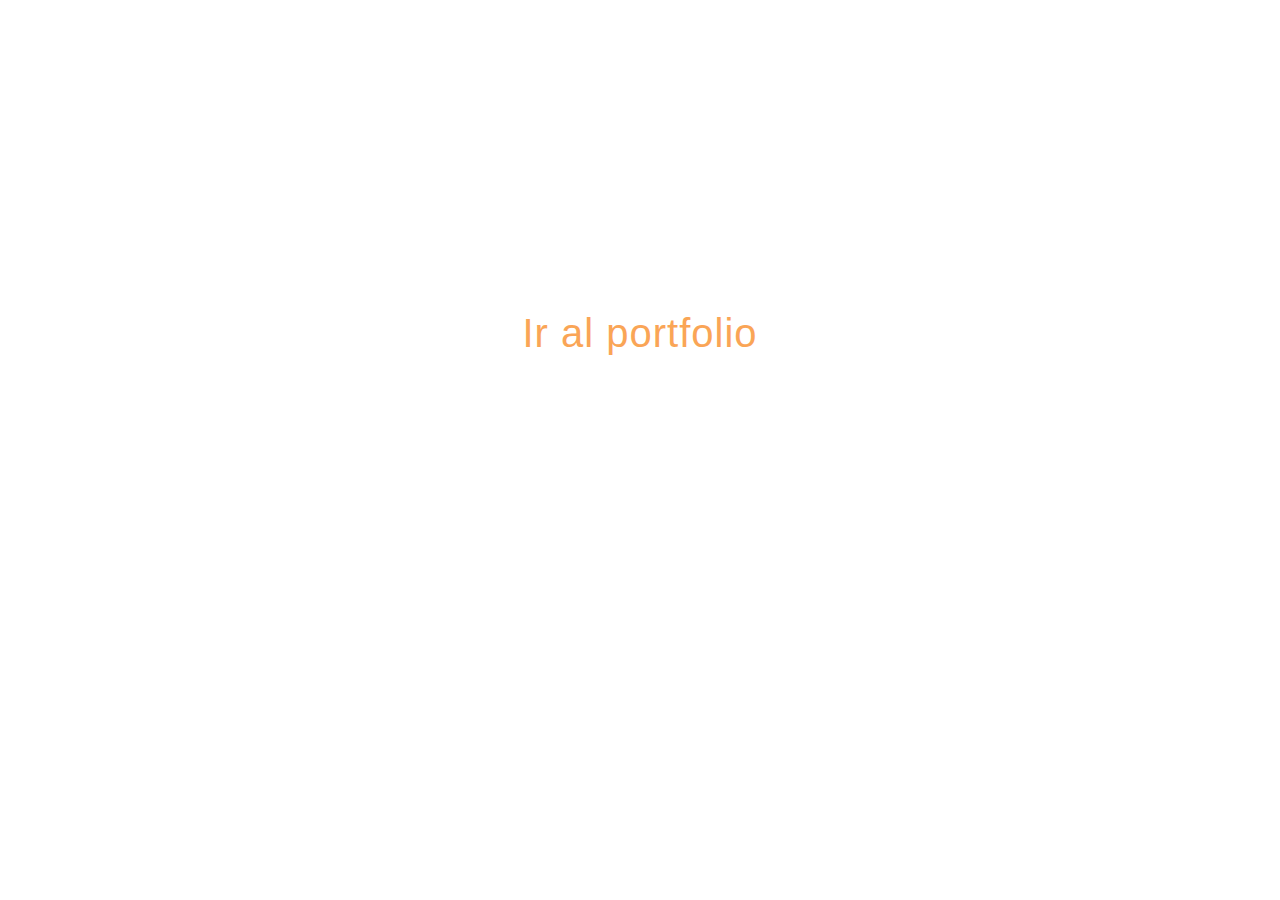
<file: index.html>
<!DOCTYPE html>
<html>

<head>
    <meta charset="utf-8">
    <title>Mis trabajos</title>
    <link rel="stylesheet" href="estilos.css">
</head>

<body>

    <div class="enlaces">

        <ul style="list-style-type: none;">
            <li><a class="enlace" href="portfolio/p1.html">Ir al portfolio</a></li>
        </ul>

    </div>


</body>

</html>
</file>
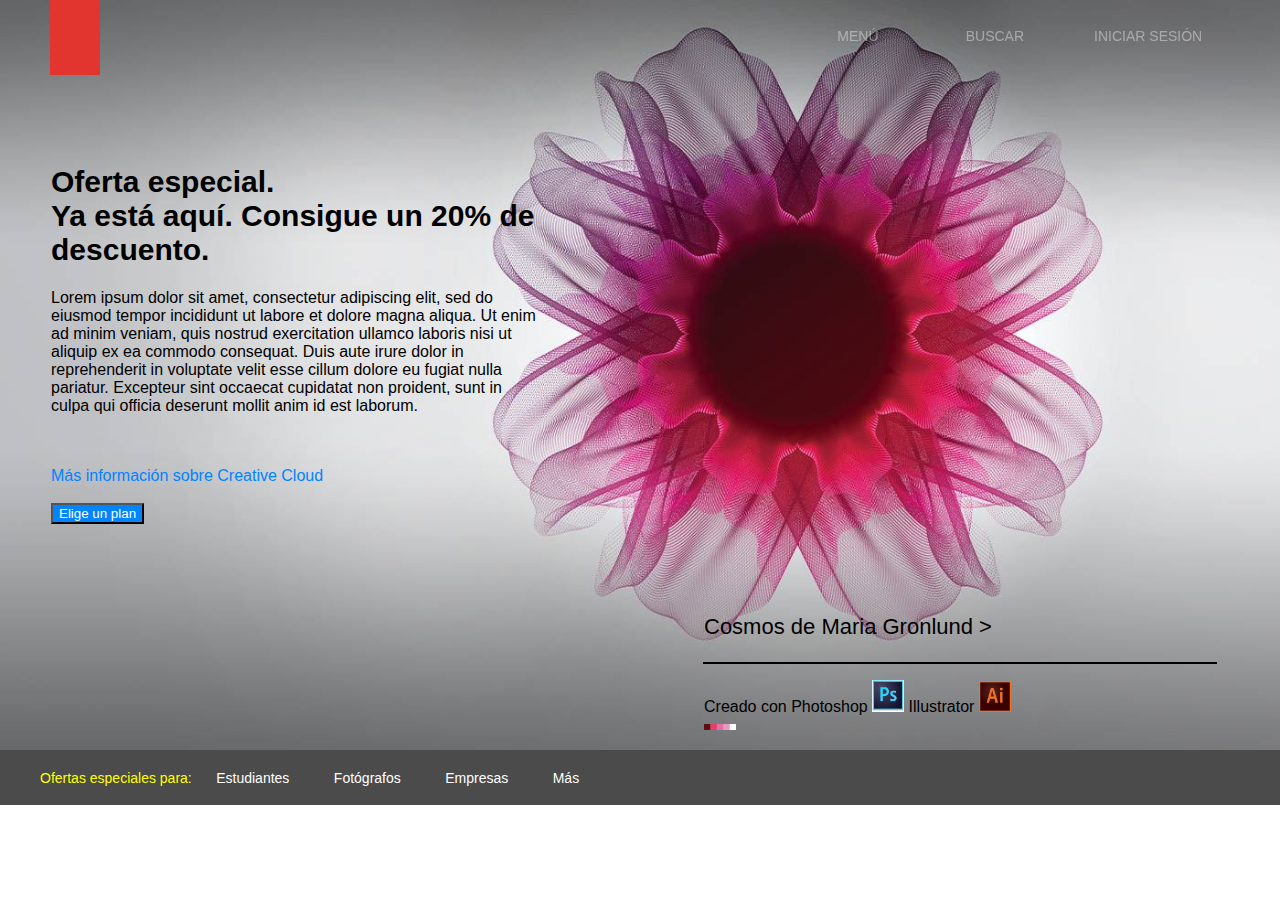
<file: adobeweb/index.html>
<!DOCTYPE html>
<html>

<head>
    <meta charset="utf-8">
    <title>Adobe</title>
    <link rel="stylesheet" href="main.css">

</head>

<body>
    <main>
        <header>
            <div id="logo">
                <img src="imgs/rojo.png" alt="Logo Adobe" title="Logo Adobe">
            </div>

            <div id="logos">
                <nav>
                    <ul>
                        <li class="principal">MENÚ</li>
                        <li class="principal">BUSCAR</li>
                        <li class="principal">INICIAR SESIÓN</li>
                    </ul>
                </nav>
            </div>

        </header>
        <article id="texto">
            <h1>Oferta especial.<br>
                Ya está aquí. Consigue un 20% de descuento.
            </h1>
            <p>
                Lorem ipsum dolor sit amet, consectetur adipiscing elit, sed do eiusmod tempor incididunt ut labore et
                dolore magna aliqua. Ut enim ad minim veniam, quis nostrud exercitation ullamco laboris nisi ut aliquip
                ex ea commodo consequat. Duis aute irure dolor in reprehenderit in voluptate velit esse cillum dolore eu
                fugiat nulla pariatur. Excepteur sint occaecat cupidatat non proident, sunt in culpa qui officia
                deserunt mollit anim id est laborum.
            </p>
            <br>
            <p>
                <a class="masinfo" href="#">Más información sobre Creative Cloud</a>
            </p>
            <p>
                <button>Elige un plan</button>
            </p>
        </article>
        <article id="leyendaImagen">
            <p class="cosmos">Cosmos de Maria Gronlund ></p>
            <hr>
            <p class="creado">
                Creado con Photoshop <img src="imgs/psd.jpg" alt="Logo Photoshop" title="Logo Photoshop"> Illustrator <img
                    src="imgs/ai.jpg" alt="Logo AI" title="Logo AI"> <br> <img src="imgs/colores.png" alt="colores">
            </p>
        </article>
    </main>

    <footer>
        <nav>
            <ul>
                <li class="secundario">Ofertas especiales para:</li>
                <li class="terciario">Estudiantes</li>
                <li class="terciario">Fotógrafos</li>
                <li class="terciario">Empresas</li>
                <li class="terciario">Más</li>
            </ul>
        </nav>
    </footer>

</body>

</html>
</file>
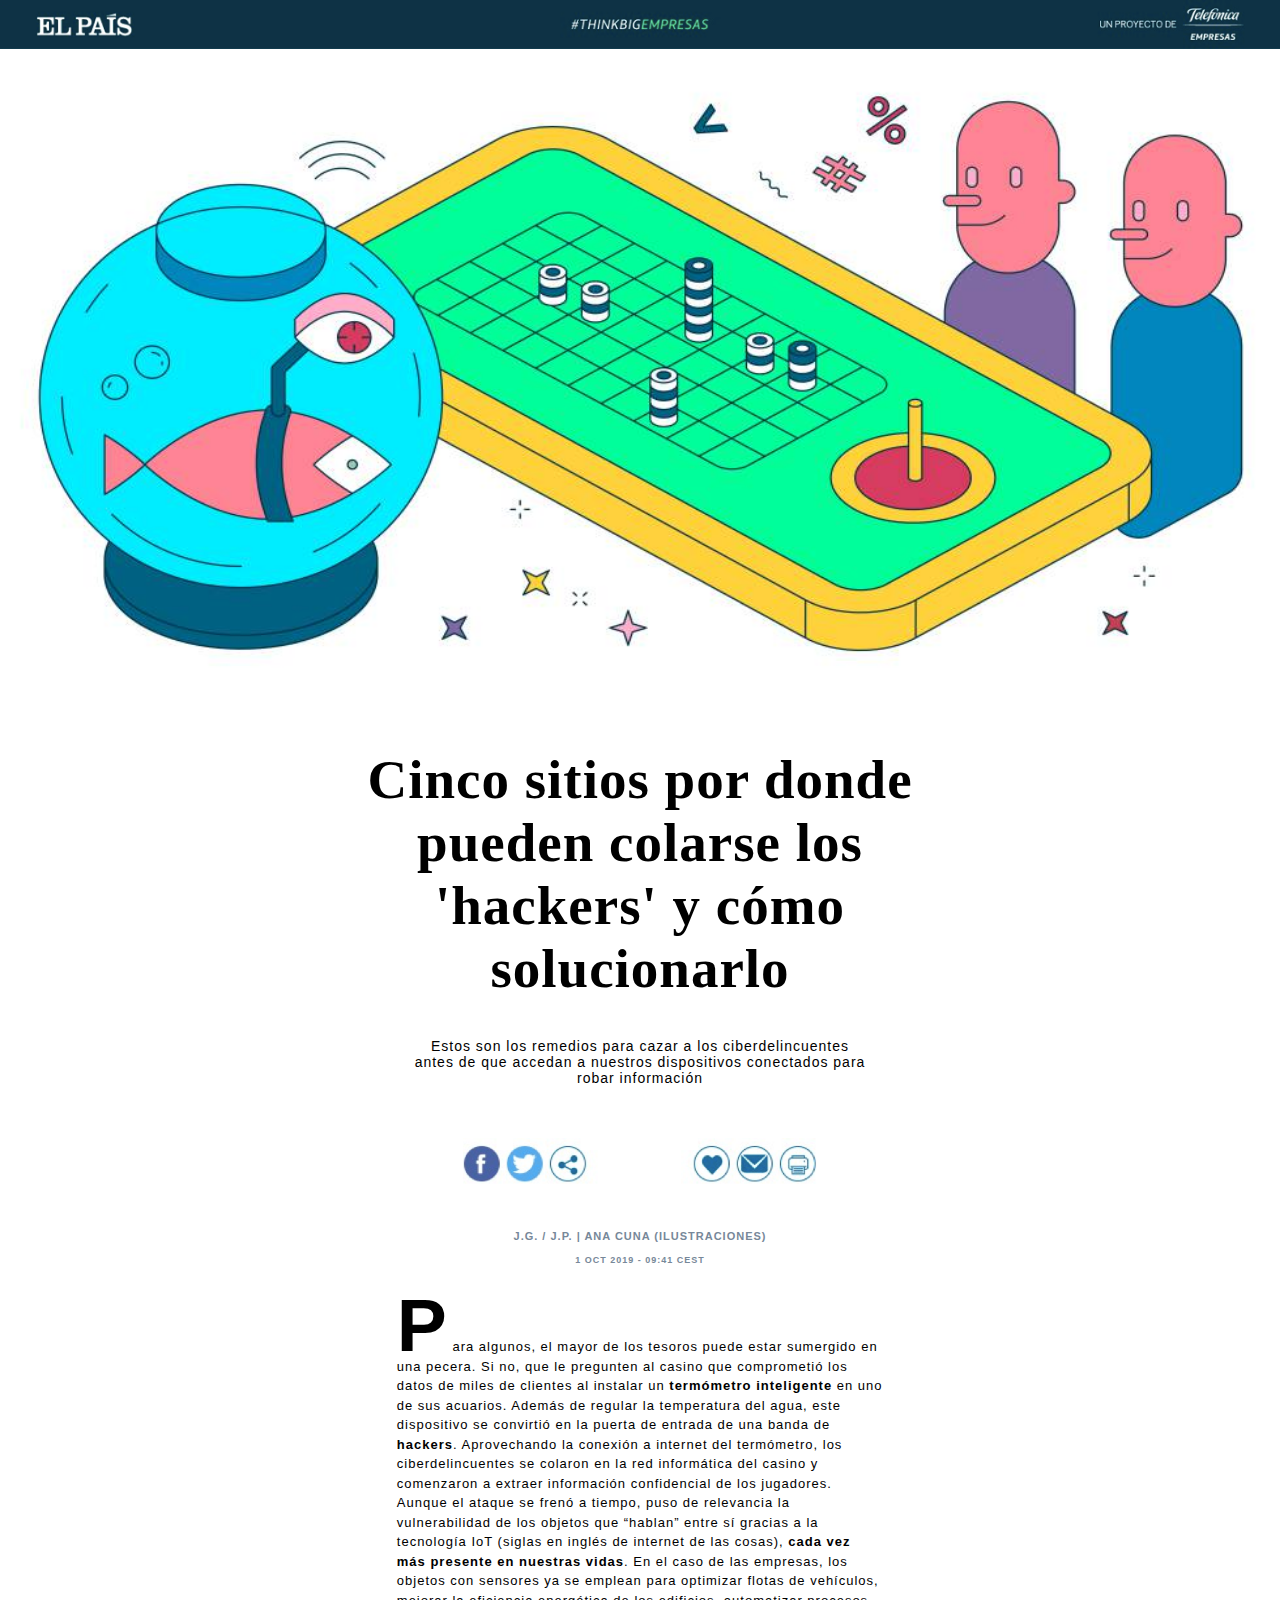
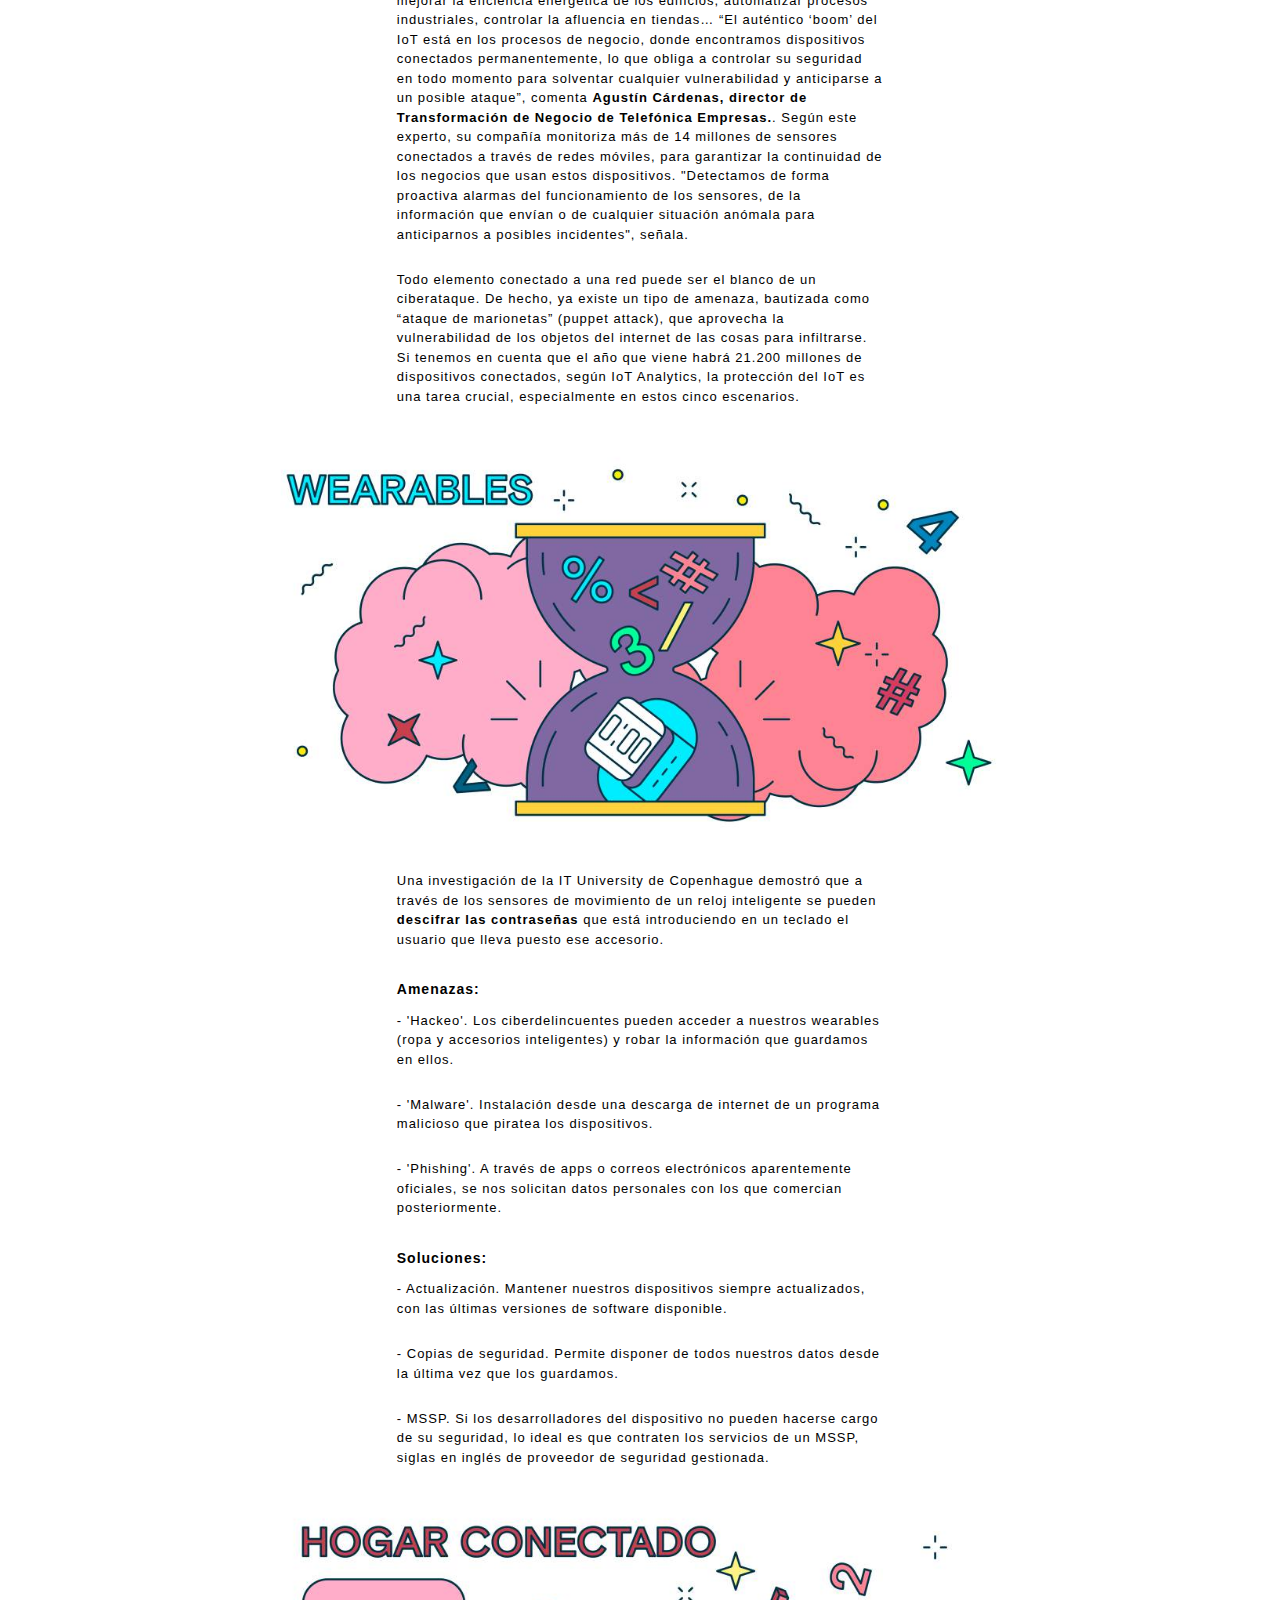
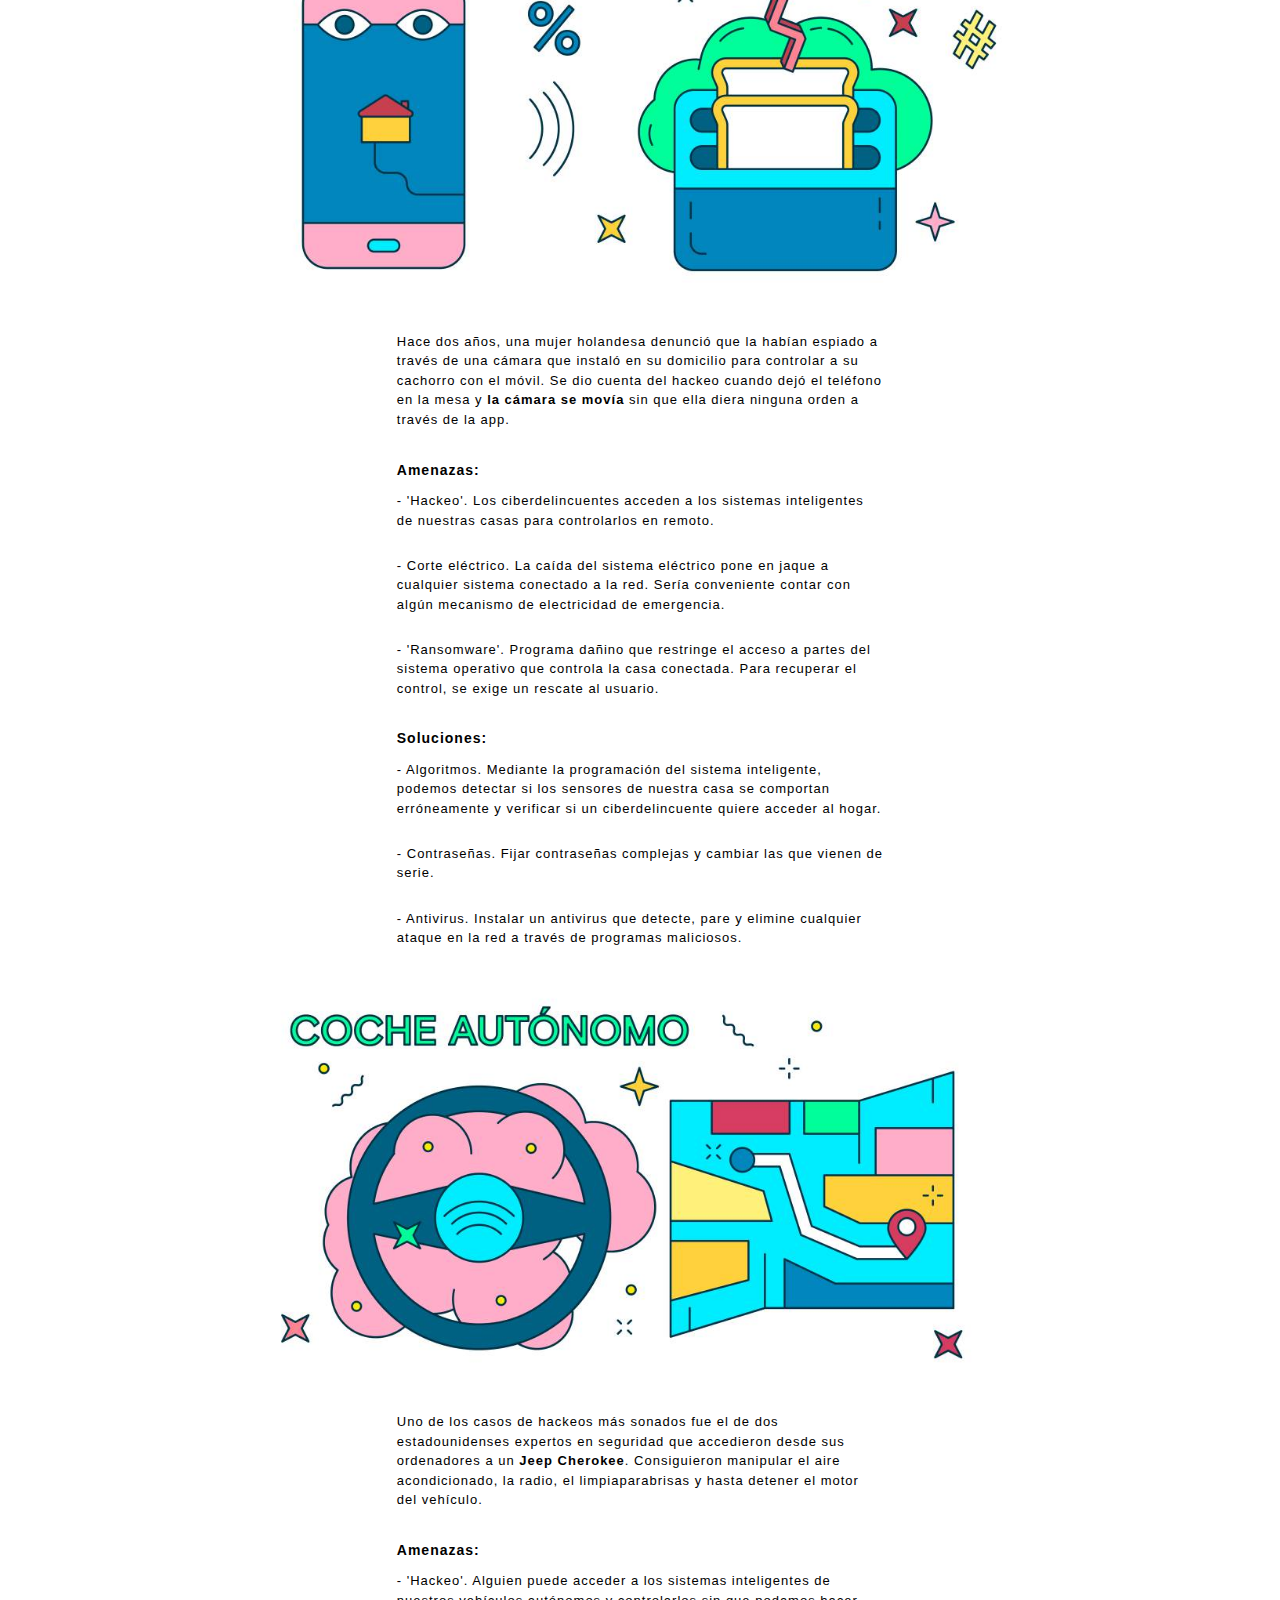
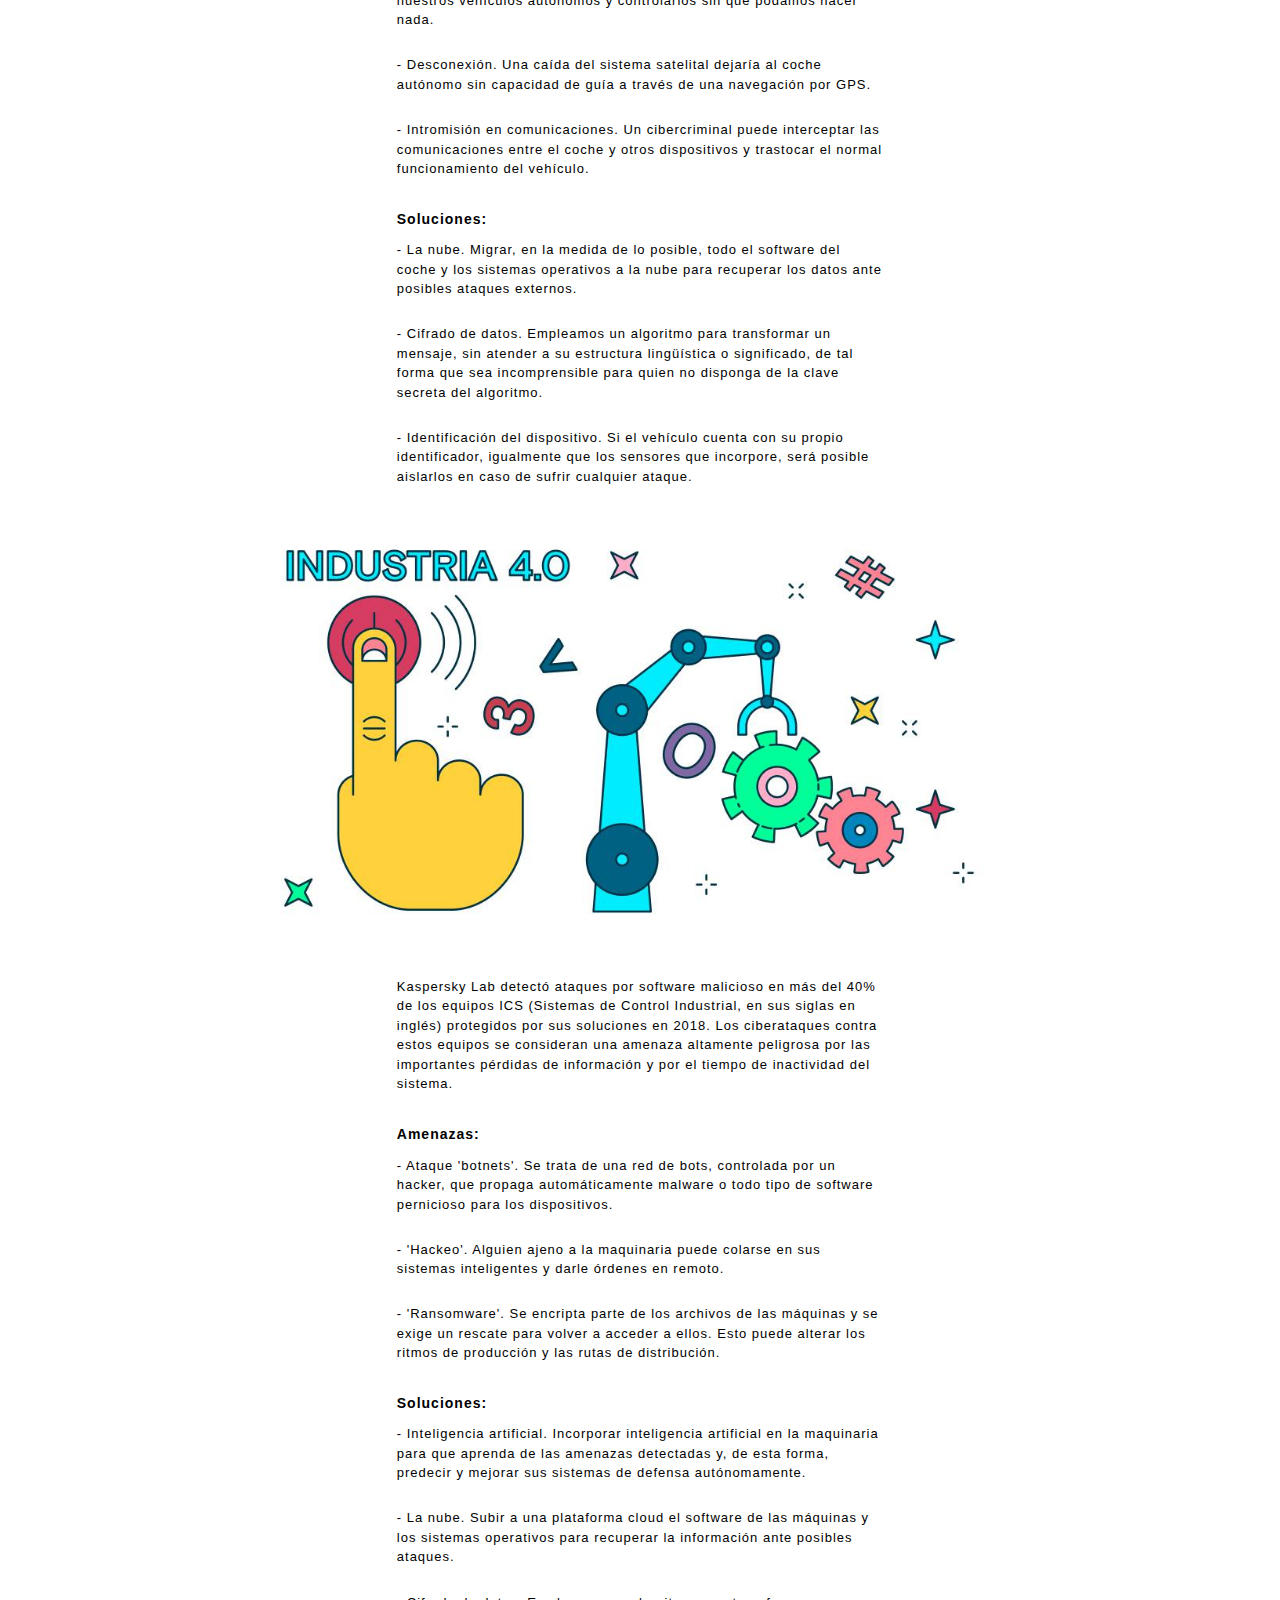
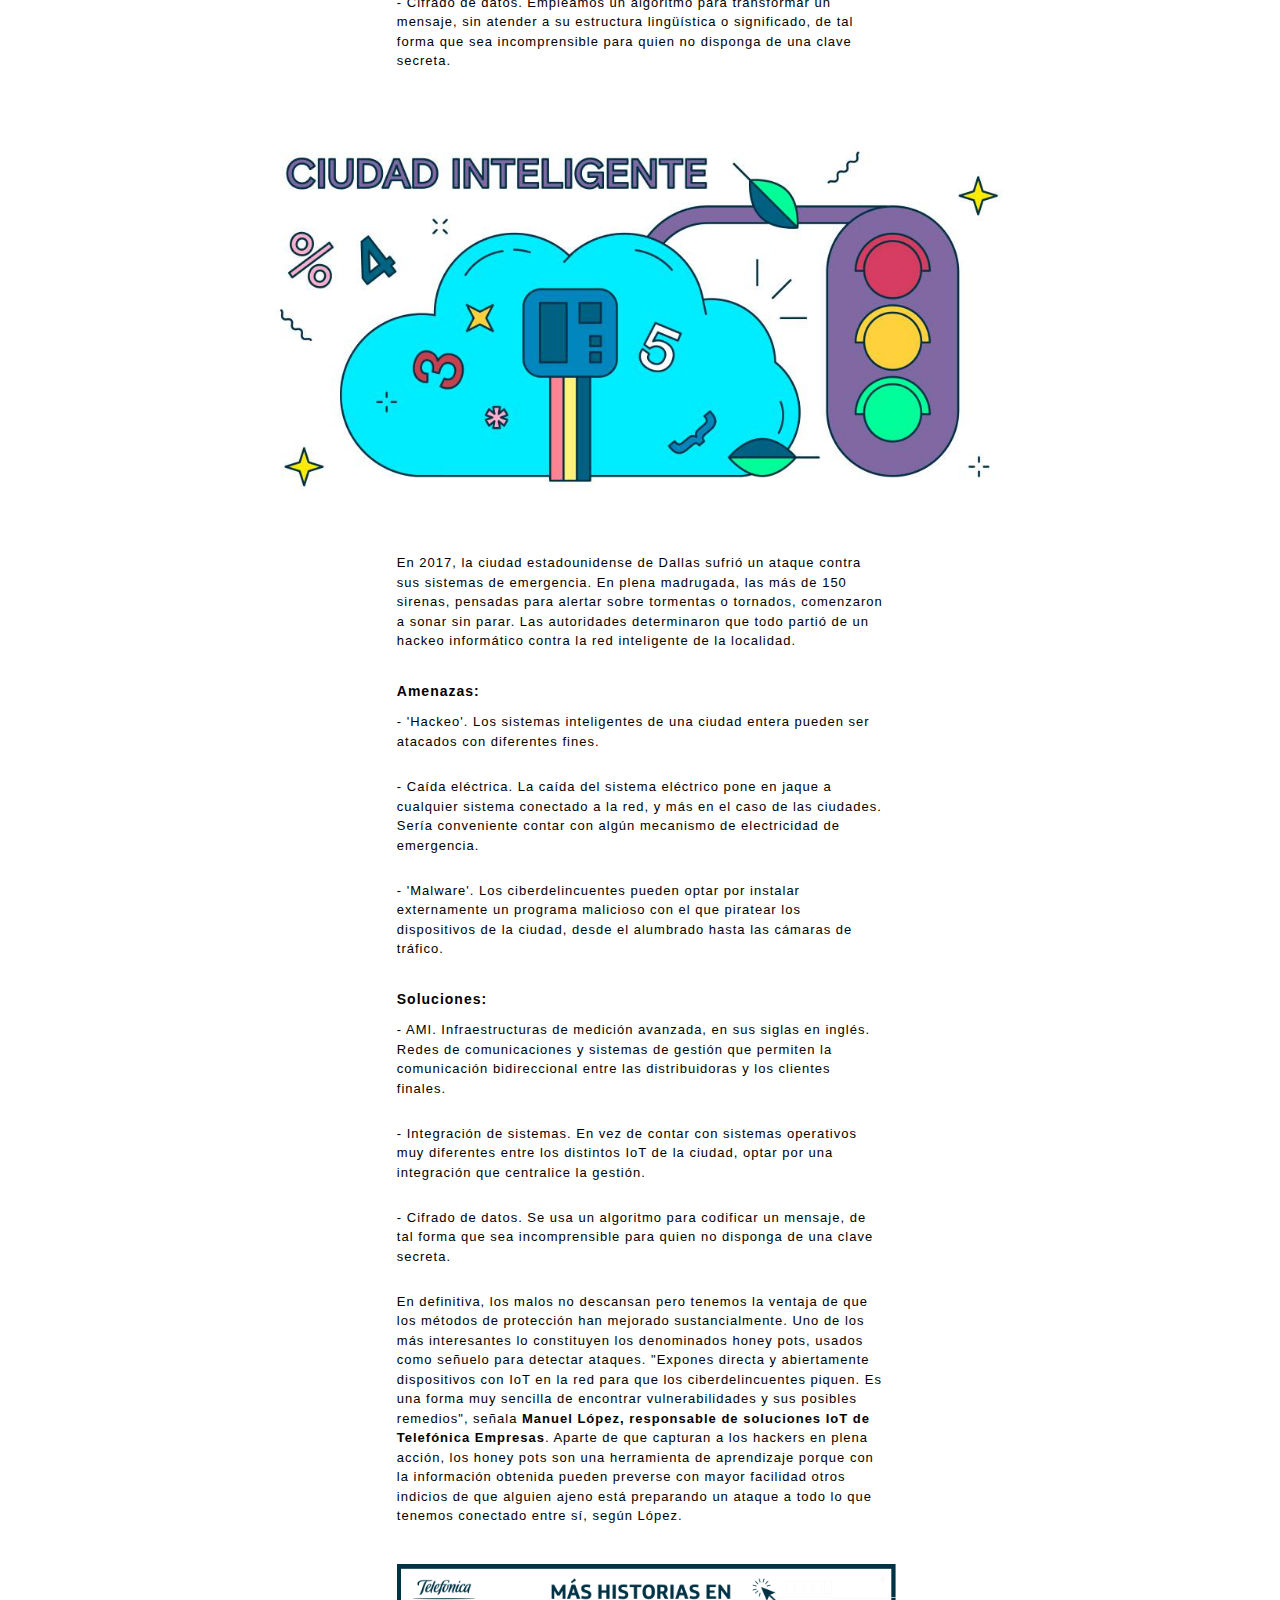
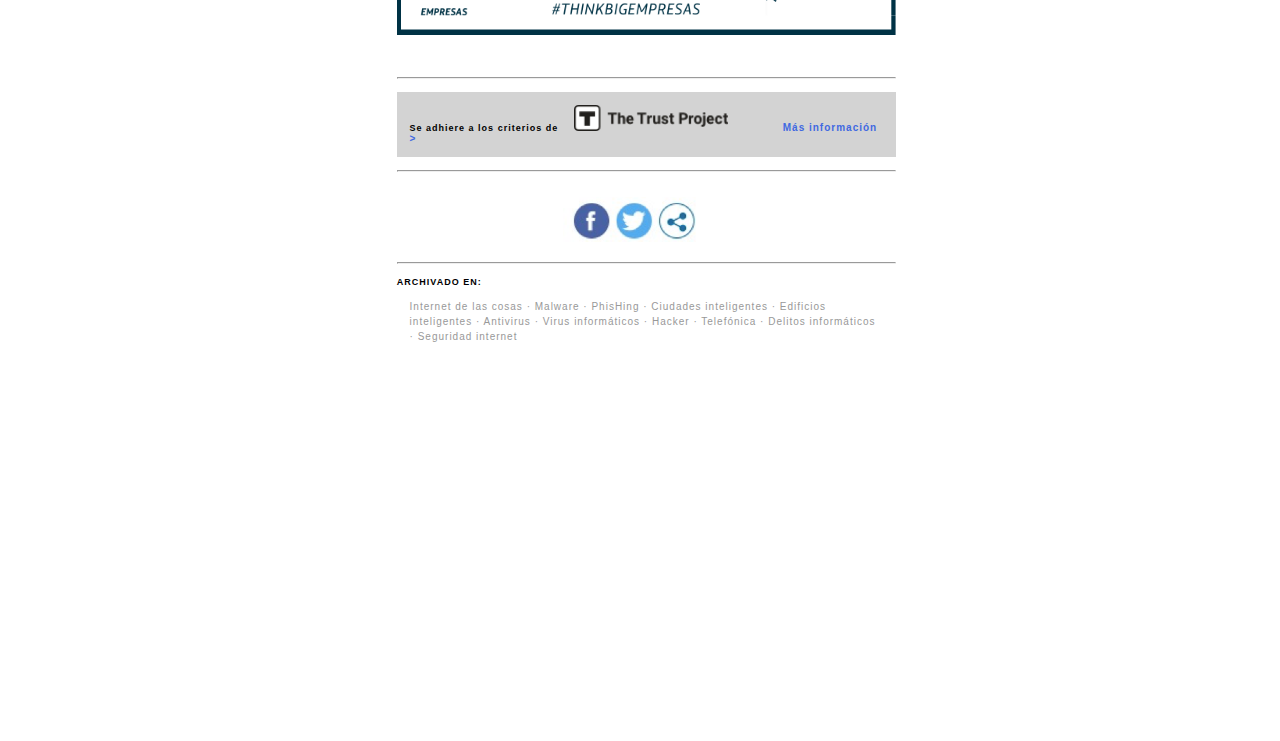
<file: El país/index.html>
<!DOCTYPE html>
<html>

<head>
    <meta charset="utf-8">
    <title>El País</title>
    <link rel="stylesheet" href="elpais.css">
</head>

<body>
    <img class="cabecera" src="imgs/cabecera.png" alt="cabecera">
    <img class="imagen1" src="imgs/1.jpg" alt="imagen1">

    <div class="titulares">
        <h1>Cinco sitios por donde pueden colarse los 'hackers' y cómo solucionarlo</h1>
        <h2>Estos son los remedios para cazar a los ciberdelincuentes antes de que accedan a nuestros dispositivos
            conectados para robar información</h2>
        <img class="seisLogos" src="imgs/seislogos.png" alt="seisLogos">
        <h3>J.G. / J.P. | ANA CUNA (ILUSTRACIONES)</h3>
        <h4>1 OCT 2019 - 09:41 CEST</h4>

    </div>

    <div class="uno">
       <p> <span class="capitular">P</span> ara algunos, el mayor de los tesoros puede estar sumergido en una pecera.
            Si no, que le pregunten al casino
            que comprometió los datos de miles de clientes al instalar un <span class="negrita"> termómetro inteligente
            </span> en uno de sus acuarios.
            Además de regular la temperatura del agua, este dispositivo se convirtió en la puerta de entrada de una
            banda de <span class="negrita">hackers</span>. Aprovechando la conexión a internet del termómetro, los
            ciberdelincuentes se colaron en la
            red informática del casino y comenzaron a extraer información confidencial de los jugadores. Aunque el
            ataque se frenó a tiempo, puso de relevancia la vulnerabilidad de los objetos que “hablan” entre sí gracias
            a la tecnología IoT (siglas en inglés de internet de las cosas), <span class="negrita">cada vez más presente
                en nuestras vidas</span>. En
            el caso de las empresas, los objetos con sensores ya se emplean para optimizar flotas de vehículos, mejorar
            la eficiencia energética de los edificios, automatizar procesos industriales, controlar la afluencia en
            tiendas… “El auténtico ‘boom’ del IoT está en los procesos de negocio, donde encontramos dispositivos
            conectados permanentemente, lo que obliga a controlar su seguridad en todo momento para solventar cualquier
            vulnerabilidad y anticiparse a un posible ataque”, comenta <span class="negrita">Agustín Cárdenas, director
                de Transformación de
                Negocio de Telefónica Empresas.</span>. Según este experto, su compañía monitoriza más de 14 millones de
            sensores
            conectados a través de redes móviles, para garantizar la continuidad de los negocios que usan estos
            dispositivos. "Detectamos de forma proactiva alarmas del funcionamiento de los sensores, de la información
            que envían o de cualquier situación anómala para anticiparnos a posibles incidentes", señala.</p>

        <p>Todo elemento conectado a una red puede ser el blanco de un ciberataque. De hecho, ya existe un tipo de
            amenaza, bautizada como “ataque de marionetas” (puppet attack), que aprovecha la vulnerabilidad de los
            objetos del internet de las cosas para infiltrarse. Si tenemos en cuenta que el año que viene habrá 21.200
            millones de dispositivos conectados, según IoT Analytics, la protección del IoT es una tarea crucial,
            especialmente en estos cinco escenarios.</p>

        <img class="imagenes" src="imgs/2.jpg" alt="imagenes">

        <p>Una investigación de la IT University de Copenhague demostró que a través de los sensores de movimiento de un
            reloj inteligente se pueden <span class="negrita">descifrar las contraseñas</span> que está introduciendo en
            un teclado el usuario que
            lleva puesto ese accesorio. </p>
        <br>
        <span class="titularNegrita">Amenazas:</span>
        <p> - 'Hackeo'. Los ciberdelincuentes pueden acceder a nuestros wearables (ropa y accesorios inteligentes) y
            robar la información que guardamos en ellos. </p>

        <p>- 'Malware'. Instalación desde una descarga de internet de un programa malicioso que piratea los
            dispositivos.</p>

        <p>- 'Phishing'. A través de apps o correos electrónicos aparentemente oficiales, se nos solicitan datos
            personales con los que comercian posteriormente.</p>
        <br>
        <span class="titularNegrita">Soluciones:</span>
        <p>- Actualización. Mantener nuestros dispositivos siempre actualizados, con las últimas versiones de software
            disponible.</p>

        <p>- Copias de seguridad. Permite disponer de todos nuestros datos desde la última vez que los guardamos.</p>

        <p>- MSSP. Si los desarrolladores del dispositivo no pueden hacerse cargo de su seguridad, lo ideal es que
            contraten los servicios de un MSSP, siglas en inglés de proveedor de seguridad gestionada.</p>

        <img class="imagenes" src="imgs/3.jpg" alt="imagenes">

        <p>Hace dos años, una mujer holandesa denunció que la habían espiado a través de una cámara que instaló en su
            domicilio para controlar a su cachorro con el móvil. Se dio cuenta del hackeo cuando dejó el teléfono en la
            mesa y <span class="negrita">la cámara se movía</span> sin que ella diera ninguna orden a través de la app.
        </p>
        <br>
        <span class="titularNegrita">Amenazas:</span>
        <p>- 'Hackeo'. Los ciberdelincuentes acceden a los sistemas inteligentes de nuestras casas para controlarlos en
            remoto.</p>

        <p>- Corte eléctrico. La caída del sistema eléctrico pone en jaque a cualquier sistema conectado a la red. Sería
            conveniente contar con algún mecanismo de electricidad de emergencia.</p>

        <p>- 'Ransomware'. Programa dañino que restringe el acceso a partes del sistema operativo que controla la casa
            conectada. Para recuperar el control, se exige un rescate al usuario.</p>
        <br>
        <span class="titularNegrita">Soluciones:</span>
        <p>- Algoritmos. Mediante la programación del sistema inteligente, podemos detectar si los sensores de nuestra
            casa se comportan erróneamente y verificar si un ciberdelincuente quiere acceder al hogar.</p>

        <p>- Contraseñas. Fijar contraseñas complejas y cambiar las que vienen de serie.</p>

        <p>- Antivirus. Instalar un antivirus que detecte, pare y elimine cualquier ataque en la red a través de
            programas maliciosos.</p>

        <img class="imagenes" src="imgs/4.jpg" alt="imagenes">

        <p>Uno de los casos de hackeos más sonados fue el de dos estadounidenses expertos en seguridad que accedieron
            desde sus ordenadores a un <span class="negrita">Jeep Cherokee</span>. Consiguieron manipular el aire
            acondicionado, la radio, el
            limpiaparabrisas y hasta detener el motor del vehículo.</p>
        <br>
        <span class="titularNegrita">Amenazas:</span>
        <p>- 'Hackeo'. Alguien puede acceder a los sistemas inteligentes de nuestros vehículos autónomos y controlarlos
            sin que podamos hacer nada.</p>

        <p>- Desconexión. Una caída del sistema satelital dejaría al coche autónomo sin capacidad de guía a través de
            una navegación por GPS.</p>

        <p>- Intromisión en comunicaciones. Un cibercriminal puede interceptar las comunicaciones entre el coche y otros
            dispositivos y trastocar el normal funcionamiento del vehículo.</p>
        <br>
        <span class="titularNegrita">Soluciones:</span>
        <p>- La nube. Migrar, en la medida de lo posible, todo el software del coche y los sistemas operativos a la nube
            para recuperar los datos ante posibles ataques externos.</p>

        <p>- Cifrado de datos. Empleamos un algoritmo para transformar un mensaje, sin atender a su estructura
            lingüística o significado, de tal forma que sea incomprensible para quien no disponga de la clave secreta
            del algoritmo.</p>

        <p>- Identificación del dispositivo. Si el vehículo cuenta con su propio identificador, igualmente que los
            sensores que incorpore, será posible aislarlos en caso de sufrir cualquier ataque.</p>

        <img class="imagenes" src="imgs/5.jpg" alt="imagenes">

        <p>Kaspersky Lab detectó ataques por software malicioso en más del 40% de los equipos ICS (Sistemas de Control
            Industrial, en sus siglas en inglés) protegidos por sus soluciones en 2018. Los ciberataques contra estos
            equipos se consideran una amenaza altamente peligrosa por las importantes pérdidas de información y por el
            tiempo de inactividad del sistema.</p>
        <br>
        <span class="titularNegrita">Amenazas:</span>
        <p>- Ataque 'botnets'. Se trata de una red de bots, controlada por un hacker, que propaga automáticamente
            malware o todo tipo de software pernicioso para los dispositivos.</p>

        <p>- 'Hackeo'. Alguien ajeno a la maquinaria puede colarse en sus sistemas inteligentes y darle órdenes en
            remoto.</p>

        <p>- 'Ransomware'. Se encripta parte de los archivos de las máquinas y se exige un rescate para volver a acceder
            a ellos. Esto puede alterar los ritmos de producción y las rutas de distribución.</p>
        <br>
        <span class="titularNegrita">Soluciones:</span>
        <p>- Inteligencia artificial. Incorporar inteligencia artificial en la maquinaria para que aprenda de las
            amenazas detectadas y, de esta forma, predecir y mejorar sus sistemas de defensa autónomamente.</p>

        <p>- La nube. Subir a una plataforma cloud el software de las máquinas y los sistemas operativos para recuperar
            la información ante posibles ataques.</p>

        <p>- Cifrado de datos. Empleamos un algoritmo para transformar un mensaje, sin atender a su estructura
            lingüística o significado, de tal forma que sea incomprensible para quien no disponga de una clave secreta.
        </p>
        <br>
        <img class="imagenes" src="imgs/6.jpg" alt="imagenes">

        <p>En 2017, la ciudad estadounidense de Dallas sufrió un ataque contra sus sistemas de emergencia. En plena
            madrugada, las más de 150 sirenas, pensadas para alertar sobre tormentas o tornados, comenzaron a sonar sin
            parar. Las autoridades determinaron que todo partió de un hackeo informático contra la red inteligente de la
            localidad.</p>
        <br>
        <span class="titularNegrita">Amenazas:</span>
        <p>- 'Hackeo'. Los sistemas inteligentes de una ciudad entera pueden ser atacados con diferentes fines.

        <p>- Caída eléctrica. La caída del sistema eléctrico pone en jaque a cualquier sistema conectado a la red, y más
            en el caso de las ciudades. Sería conveniente contar con algún mecanismo de electricidad de emergencia.</p>

        <p>- 'Malware'. Los ciberdelincuentes pueden optar por instalar externamente un programa malicioso con el que
            piratear los dispositivos de la ciudad, desde el alumbrado hasta las cámaras de tráfico.</p>
        <br>
        <span class="titularNegrita">Soluciones:</span>
        <p>- AMI. Infraestructuras de medición avanzada, en sus siglas en inglés. Redes de comunicaciones y sistemas de
            gestión que permiten la comunicación bidireccional entre las distribuidoras y los clientes finales.</p>

        <p>- Integración de sistemas. En vez de contar con sistemas operativos muy diferentes entre los distintos IoT de
            la ciudad, optar por una integración que centralice la gestión.</p>

        <p>- Cifrado de datos. Se usa un algoritmo para codificar un mensaje, de tal forma que sea incomprensible para
            quien no disponga de una clave secreta.</p>

        <p>En definitiva, los malos no descansan pero tenemos la ventaja de que los métodos de protección han mejorado
            sustancialmente. Uno de los más interesantes lo constituyen los denominados honey pots, usados como señuelo
            para detectar ataques. "Expones directa y abiertamente dispositivos con IoT en la red para que los
            ciberdelincuentes piquen. Es una forma muy sencilla de encontrar vulnerabilidades y sus posibles remedios",
            señala <span class="negrita">Manuel López, responsable de soluciones IoT de Telefónica Empresas</span>.
            Aparte de que capturan a los
            hackers en plena acción, los honey pots son una herramienta de aprendizaje porque con la información
            obtenida pueden preverse con mayor facilidad otros indicios de que alguien ajeno está preparando un ataque a
            todo lo que tenemos conectado entre sí, según López.</p>

        <img class="imagenBanner" src="imgs/banner-thinkbig.png" alt="imagenBanner">

        <hr>

        <h5>Se adhiere a los criterios de <img class="imagenT" src="imgs/the-trust-project.png" alt="imagenT"> <span
                class="azul"> Más información ></span></h5>

        <hr>

        <img class="logos" src="imgs/logos.png" alt="logos">

        <hr>

        <h6>ARCHIVADO EN:</h6>

        <p class="textosFinales">Internet de las cosas · Malware · PhisHing · Ciudades inteligentes · Edificios
            inteligentes · Antivirus · Virus informáticos · Hacker · Telefónica · Delitos informáticos · Seguridad
            internet</p>


    </div>


</body>

</html>
</file>
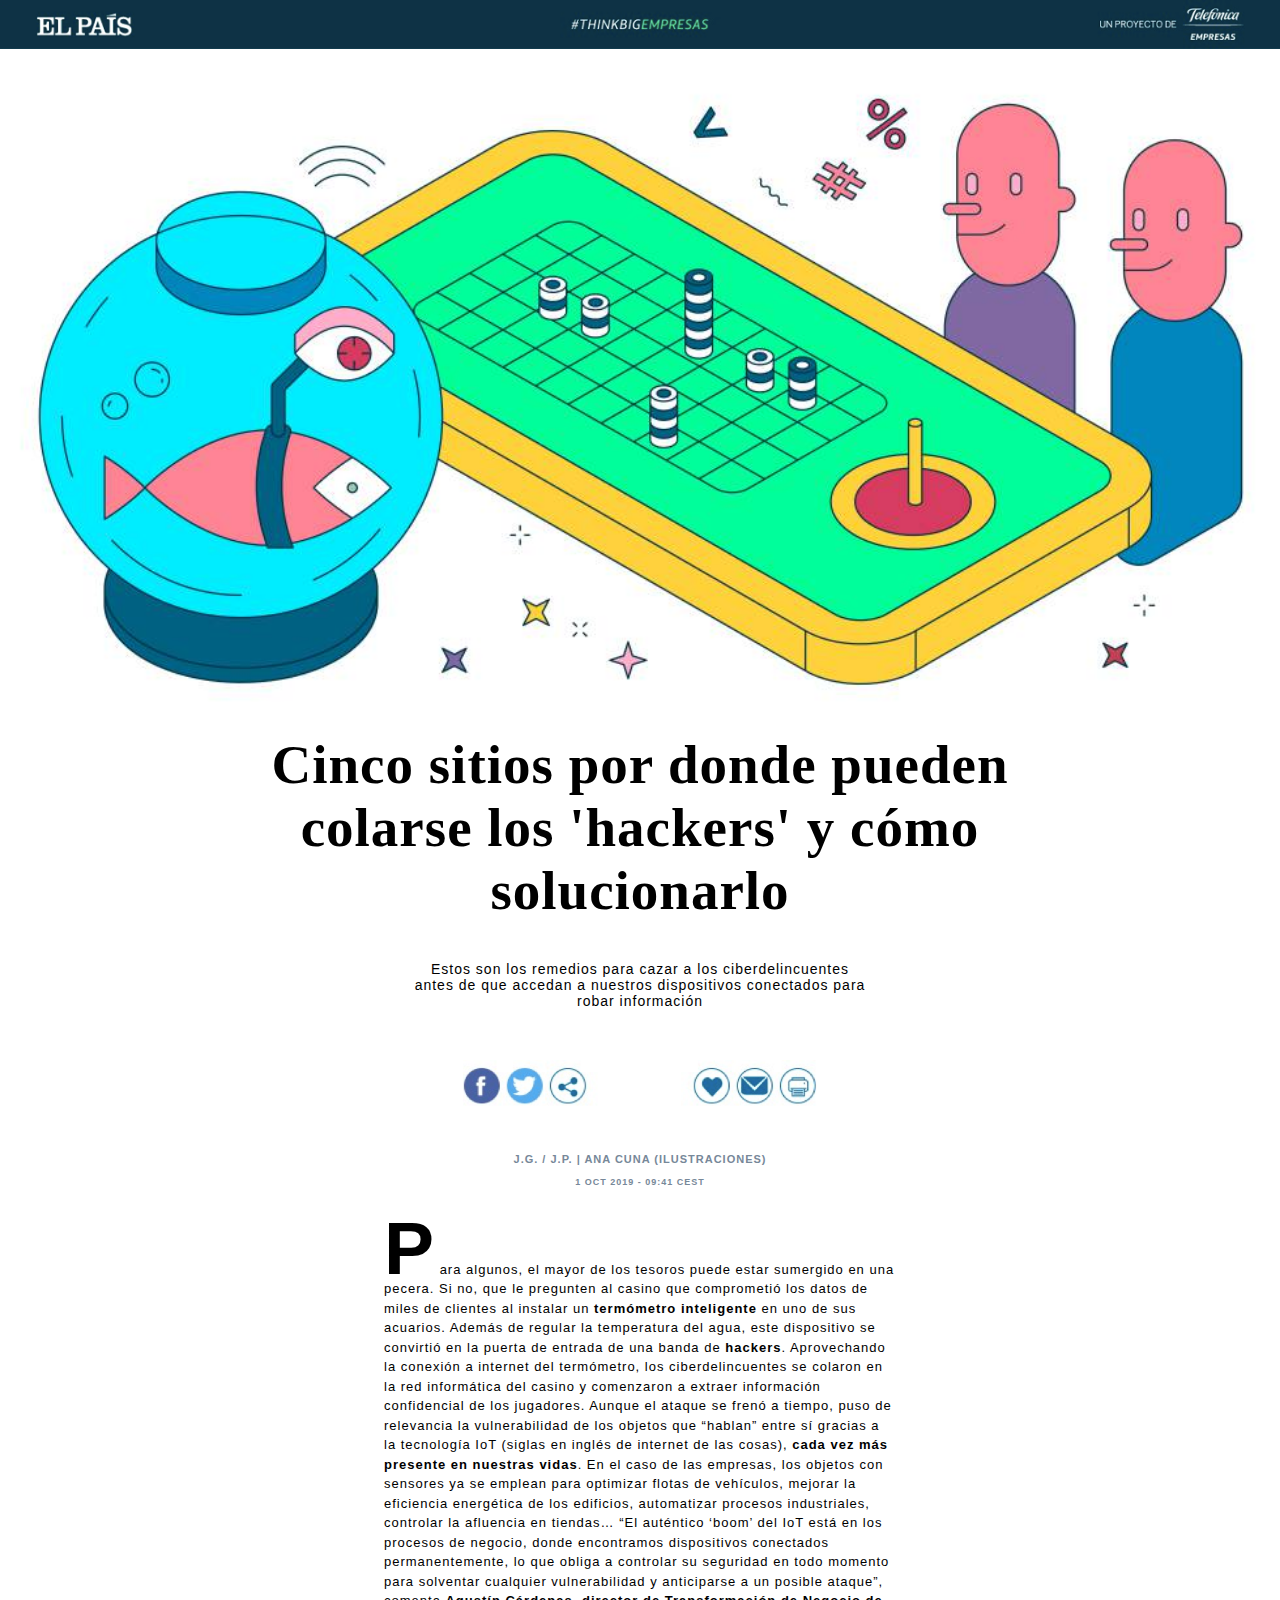
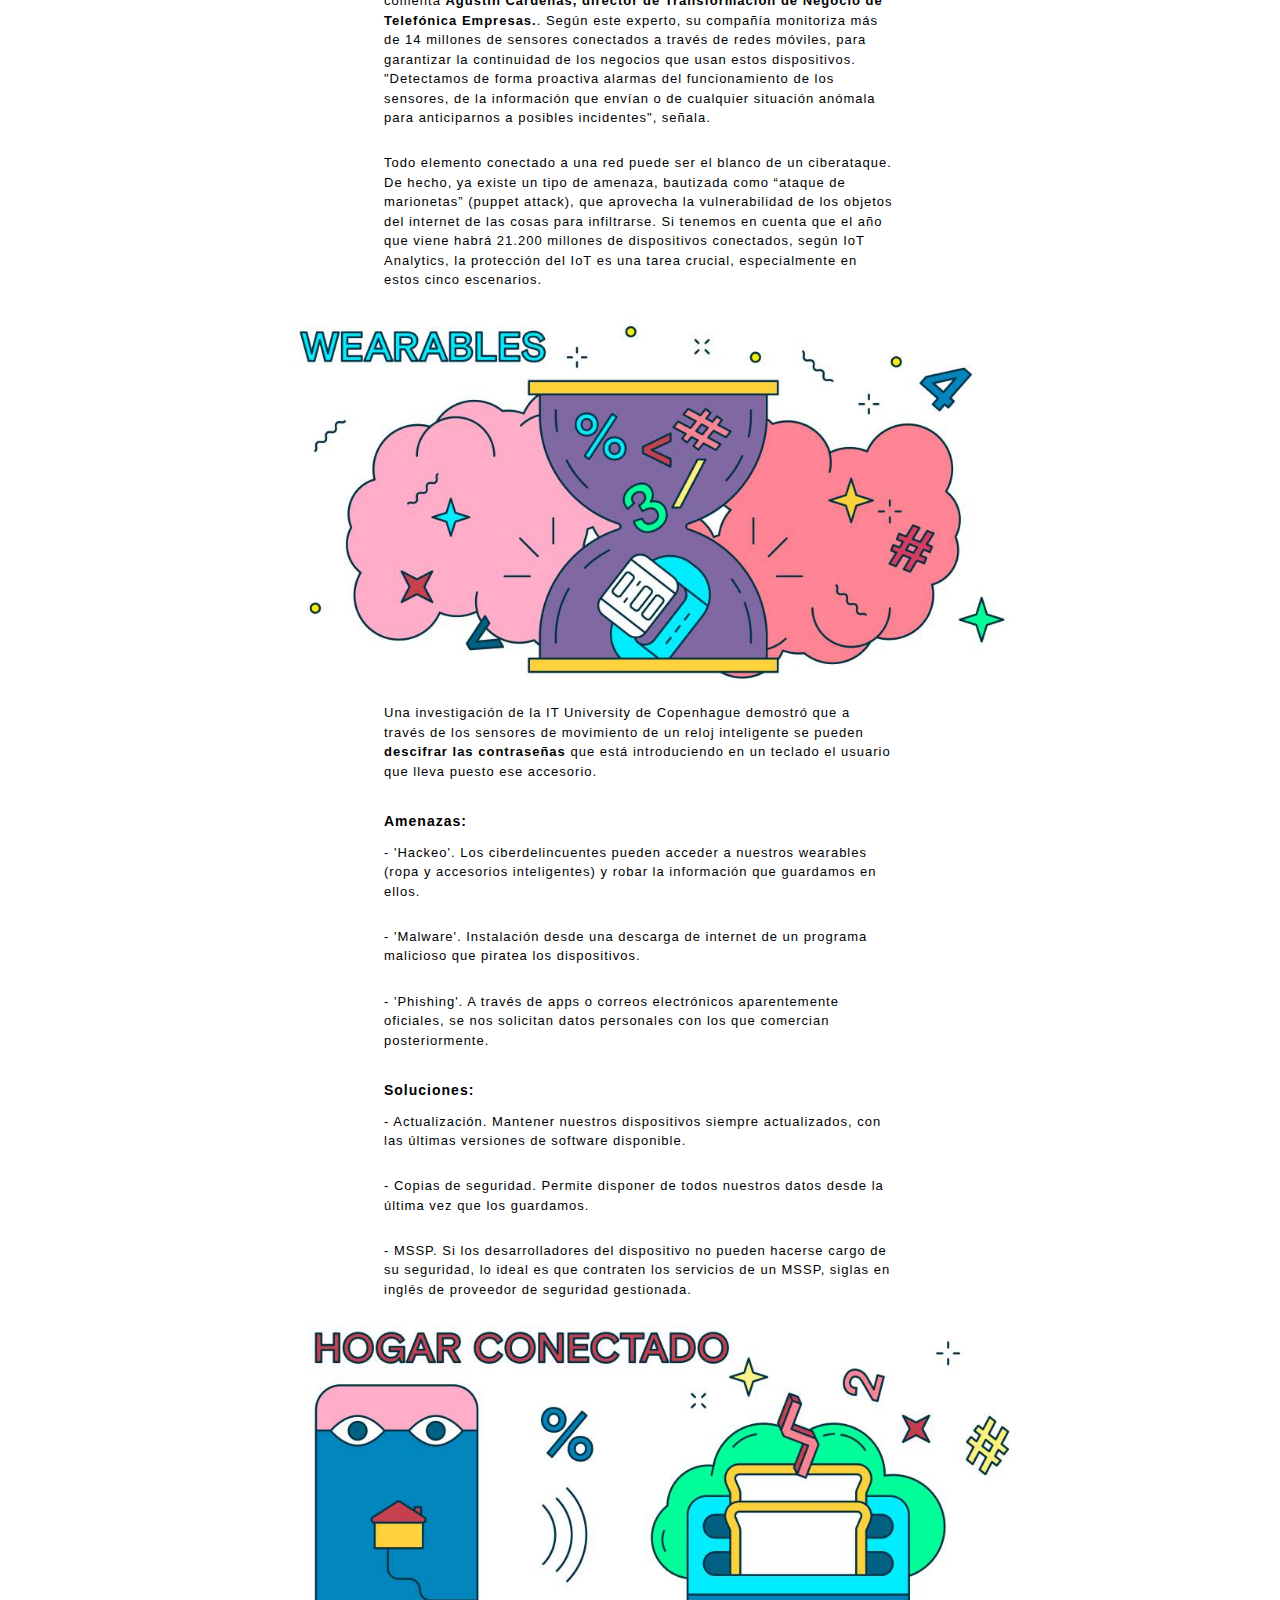
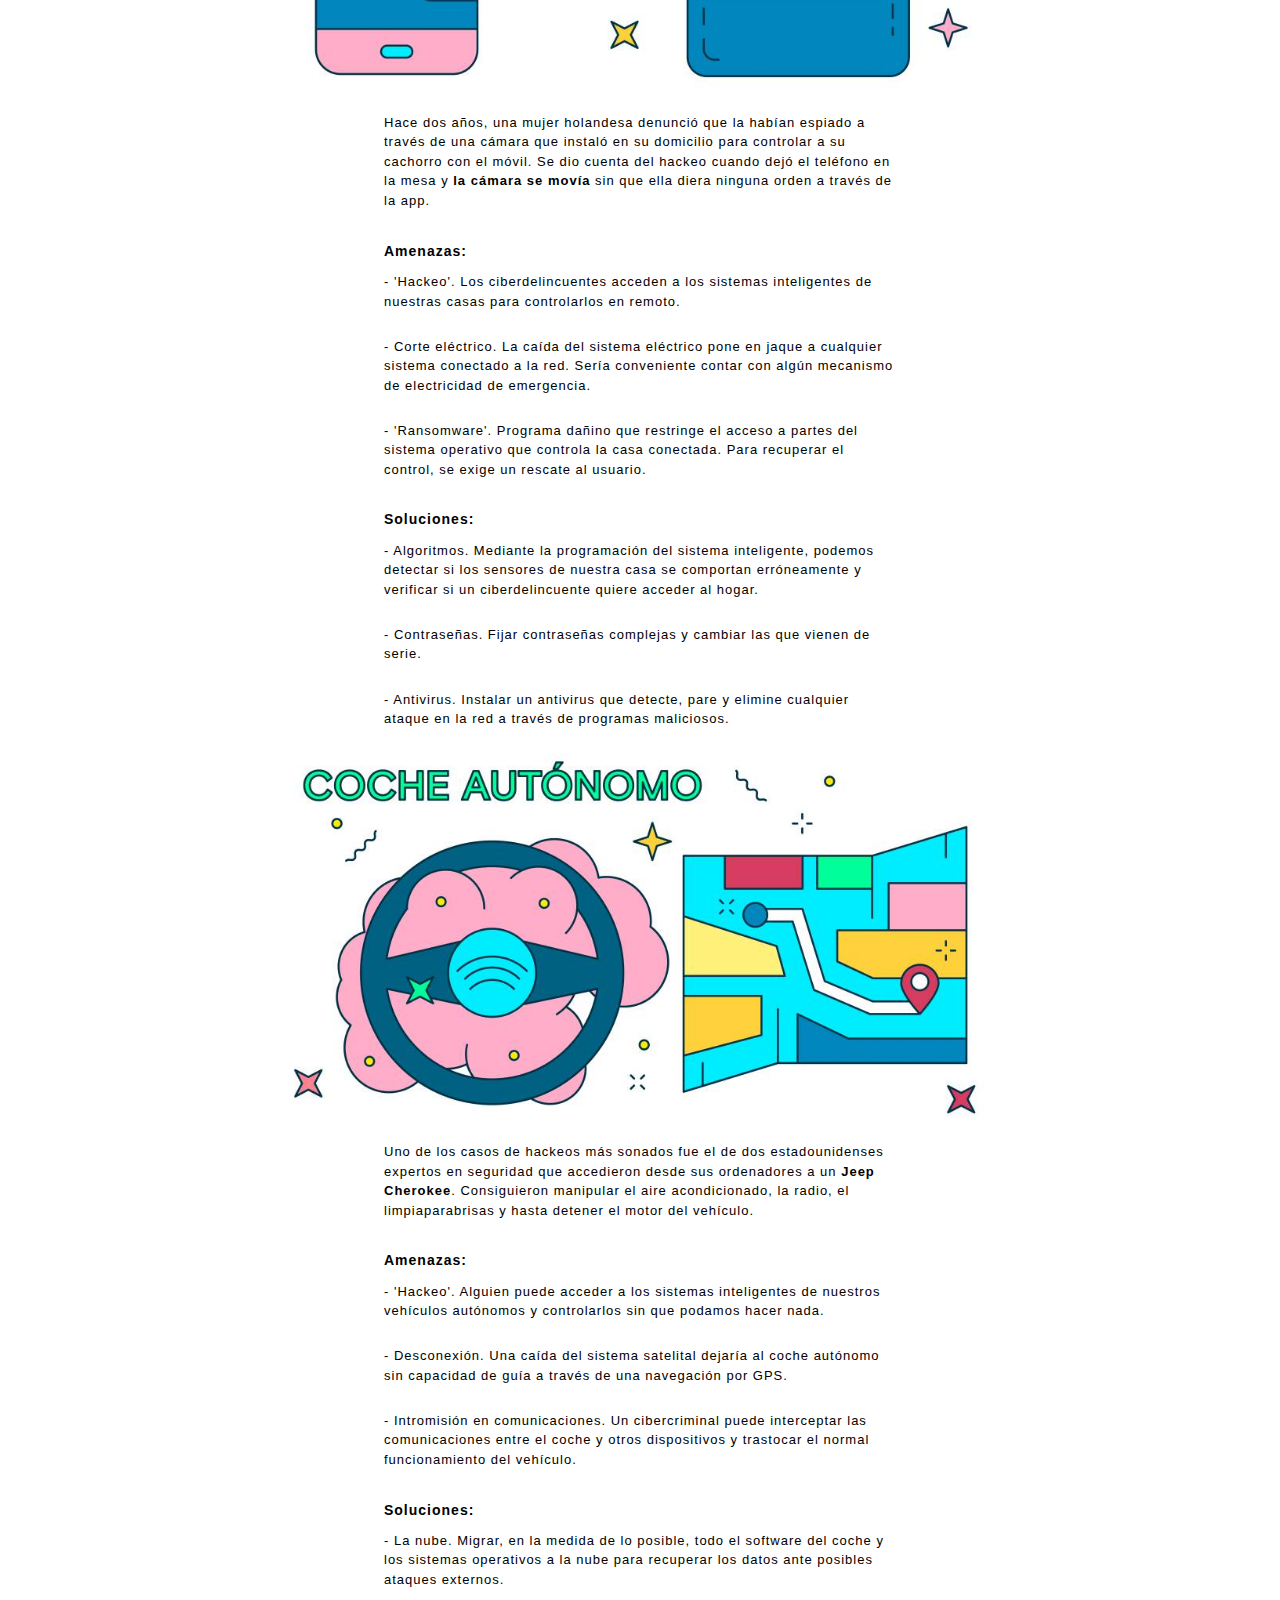
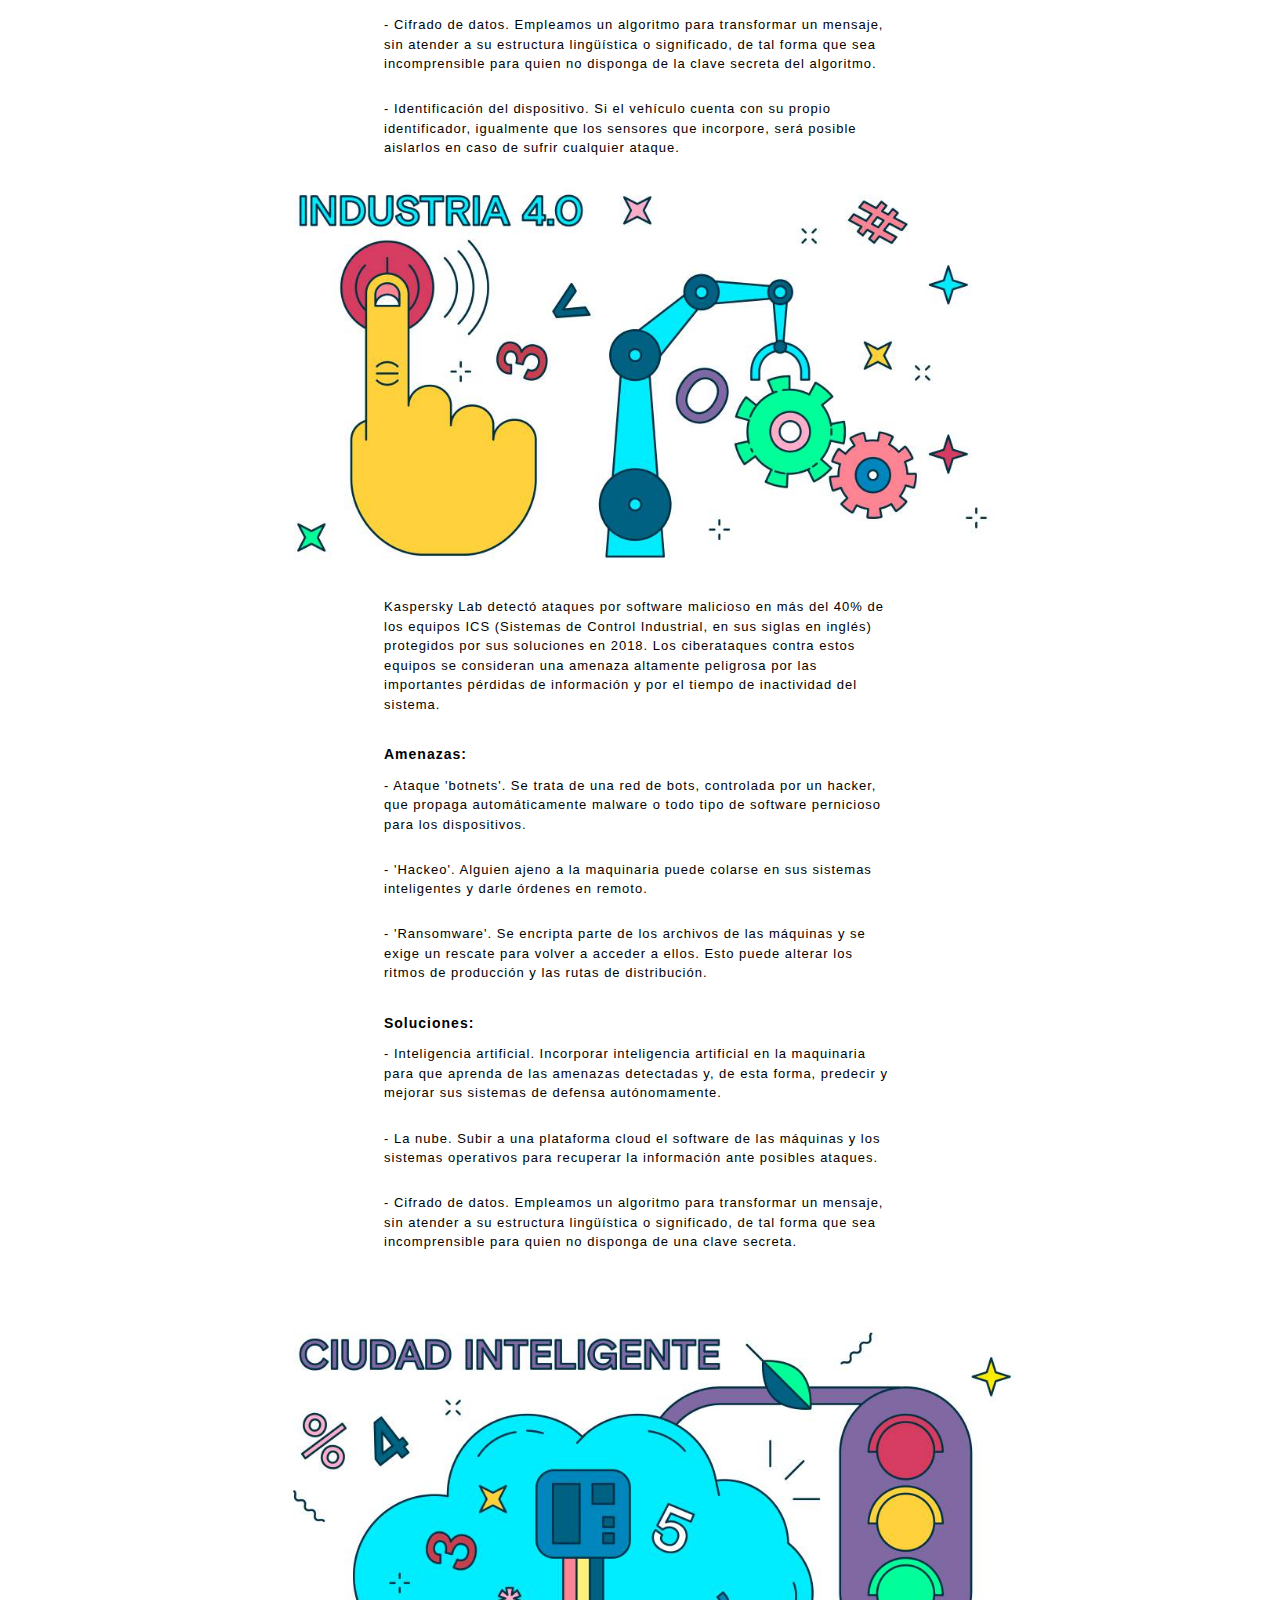
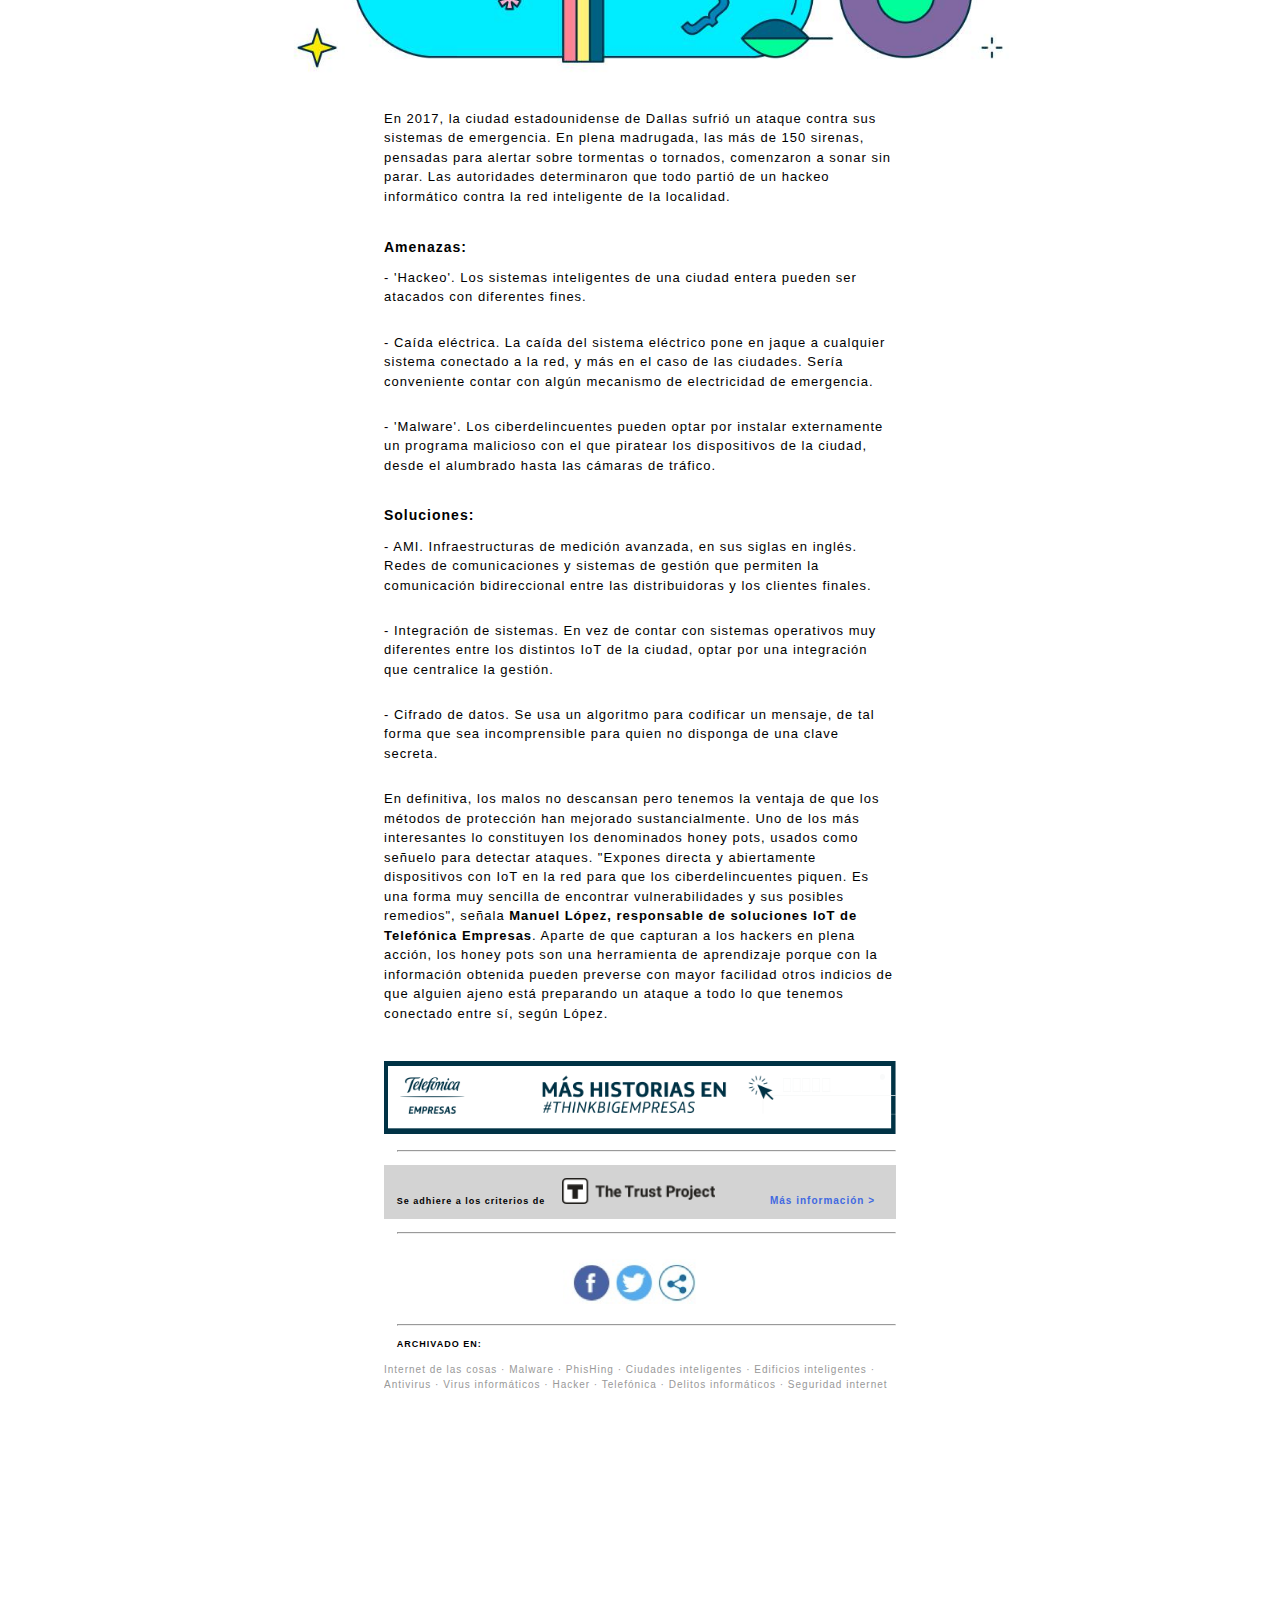
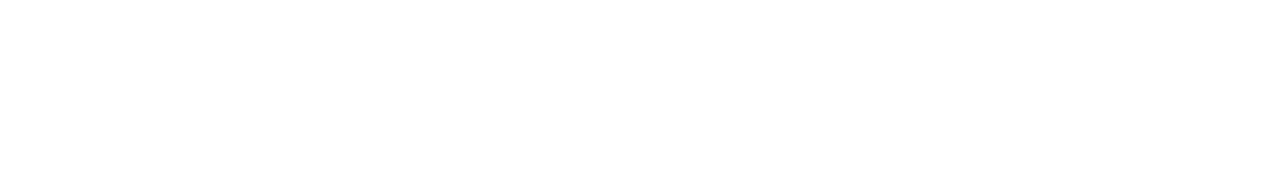
<file: elpais/index.html>
<!DOCTYPE html>
<html>

<head>
    <meta charset="utf-8">
    <title>El País</title>
    <link rel="stylesheet" href="elpais.css">
</head>

<body>
    <img class="cabecera" src="imgs/cabecera.png" alt="cabecera">
    <img class="imagen1" src="imgs/1.jpg" alt="imagen1">

    <div class="titulares">
        <h1>Cinco sitios por donde pueden colarse los 'hackers' y cómo solucionarlo</h1>
        <h2>Estos son los remedios para cazar a los ciberdelincuentes antes de que accedan a nuestros dispositivos
            conectados para robar información</h2>
        <img class="seisLogos" src="imgs/seislogos.png" alt="seisLogos">
        <h3>J.G. / J.P. | ANA CUNA (ILUSTRACIONES)</h3>
        <h4>1 OCT 2019 - 09:41 CEST</h4>

    </div>

    <div class="uno">
        <p> <span class="capitular">P</span> ara algunos, el mayor de los tesoros puede estar sumergido en una pecera.
            Si no, que le pregunten al casino
            que comprometió los datos de miles de clientes al instalar un <strong>termómetro inteligente</strong> en uno
            de sus acuarios.
            Además de regular la temperatura del agua, este dispositivo se convirtió en la puerta de entrada de una
            banda de <strong>hackers</strong>. Aprovechando la conexión a internet del termómetro, los
            ciberdelincuentes se colaron en la
            red informática del casino y comenzaron a extraer información confidencial de los jugadores. Aunque el
            ataque se frenó a tiempo, puso de relevancia la vulnerabilidad de los objetos que “hablan” entre sí gracias
            a la tecnología IoT (siglas en inglés de internet de las cosas), <strong>cada vez más presente
                en nuestras vidas</strong>. En
            el caso de las empresas, los objetos con sensores ya se emplean para optimizar flotas de vehículos, mejorar
            la eficiencia energética de los edificios, automatizar procesos industriales, controlar la afluencia en
            tiendas… “El auténtico ‘boom’ del IoT está en los procesos de negocio, donde encontramos dispositivos
            conectados permanentemente, lo que obliga a controlar su seguridad en todo momento para solventar cualquier
            vulnerabilidad y anticiparse a un posible ataque”, comenta <strong>Agustín Cárdenas, director
                de Transformación de Negocio de Telefónica Empresas.</strong>. Según este experto, su compañía
            monitoriza más de 14 millones de
            sensores
            conectados a través de redes móviles, para garantizar la continuidad de los negocios que usan estos
            dispositivos. "Detectamos de forma proactiva alarmas del funcionamiento de los sensores, de la información
            que envían o de cualquier situación anómala para anticiparnos a posibles incidentes", señala.</p>

        <p>Todo elemento conectado a una red puede ser el blanco de un ciberataque. De hecho, ya existe un tipo de
            amenaza, bautizada como “ataque de marionetas” (puppet attack), que aprovecha la vulnerabilidad de los
            objetos del internet de las cosas para infiltrarse. Si tenemos en cuenta que el año que viene habrá 21.200
            millones de dispositivos conectados, según IoT Analytics, la protección del IoT es una tarea crucial,
            especialmente en estos cinco escenarios.</p>

        <img class="imagenes" src="imgs/2.jpg" alt="imagenes">

        <p>Una investigación de la IT University de Copenhague demostró que a través de los sensores de movimiento de un
            reloj inteligente se pueden <strong>descifrar las contraseñas</strong> que está introduciendo en
            un teclado el usuario que
            lleva puesto ese accesorio. </p>

        <br>

        <span class="titularNegrita">Amenazas:</span>
        <ul>
            <li>- 'Hackeo'. Los ciberdelincuentes pueden acceder a nuestros wearables (ropa y accesorios inteligentes) y
                robar la información que guardamos en ellos.</li>

            <li>- 'Malware'. Instalación desde una descarga de internet de un programa malicioso que piratea los
                dispositivos.</li>

            <li>- 'Phishing'. A través de apps o correos electrónicos aparentemente oficiales, se nos solicitan datos
                personales con los que comercian posteriormente.</li>
        </ul>

        <br>

        <span class="titularNegrita">Soluciones:</span>
        <ul>
            <li>- Actualización. Mantener nuestros dispositivos siempre actualizados, con las últimas versiones de
                software
                disponible.</li>

            <li>- Copias de seguridad. Permite disponer de todos nuestros datos desde la última vez que los guardamos.
            </li>

            <li>- MSSP. Si los desarrolladores del dispositivo no pueden hacerse cargo de su seguridad, lo ideal es que
                contraten los servicios de un MSSP, siglas en inglés de proveedor de seguridad gestionada.</li>
        </ul>

        <img class="imagenes" src="imgs/3.jpg" alt="imagenes">

        <p>Hace dos años, una mujer holandesa denunció que la habían espiado a través de una cámara que instaló en su
            domicilio para controlar a su cachorro con el móvil. Se dio cuenta del hackeo cuando dejó el teléfono en la
            mesa y <strong>la cámara se movía</strong> sin que ella diera ninguna orden a través de la app.
        </p>

        <br>

        <span class="titularNegrita">Amenazas:</span>
        <ul>
            <li>- 'Hackeo'. Los ciberdelincuentes acceden a los sistemas inteligentes de nuestras casas para controlarlos
                en remoto.</li>

            <li>- Corte eléctrico. La caída del sistema eléctrico pone en jaque a cualquier sistema conectado a la red.
                Sería
                conveniente contar con algún mecanismo de electricidad de emergencia.</li>

            <li>- 'Ransomware'. Programa dañino que restringe el acceso a partes del sistema operativo que controla la
                casa
                conectada. Para recuperar el control, se exige un rescate al usuario.</li>
        </ul>

        <br>

        <span class="titularNegrita">Soluciones:</span>
        <ul>
            <li>- Algoritmos. Mediante la programación del sistema inteligente, podemos detectar si los sensores de
                nuestra
                casa se comportan erróneamente y verificar si un ciberdelincuente quiere acceder al hogar.</li>

            <li>- Contraseñas. Fijar contraseñas complejas y cambiar las que vienen de serie.</li>

            <li>- Antivirus. Instalar un antivirus que detecte, pare y elimine cualquier ataque en la red a través de
                programas maliciosos.</li>
        </ul>

        <img class="imagenes" src="imgs/4.jpg" alt="imagenes">

        <p>Uno de los casos de hackeos más sonados fue el de dos estadounidenses expertos en seguridad que accedieron
            desde sus ordenadores a un <strong>Jeep Cherokee</strong>. Consiguieron manipular el aire
            acondicionado, la radio, el
            limpiaparabrisas y hasta detener el motor del vehículo.</p>

        <br>

        <span class="titularNegrita">Amenazas:</span>
        <ul>
            <li>- 'Hackeo'. Alguien puede acceder a los sistemas inteligentes de nuestros vehículos autónomos y
                controlarlos
                sin que podamos hacer nada.</li>

            <li>- Desconexión. Una caída del sistema satelital dejaría al coche autónomo sin capacidad de guía a través
                de
                una navegación por GPS.</li>

            <li>- Intromisión en comunicaciones. Un cibercriminal puede interceptar las comunicaciones entre el coche y
                otros
                dispositivos y trastocar el normal funcionamiento del vehículo.</li>
        </ul>

        <br>

        <span class="titularNegrita">Soluciones:</span>
        <ul>
            <li>- La nube. Migrar, en la medida de lo posible, todo el software del coche y los sistemas operativos a la
                nube
                para recuperar los datos ante posibles ataques externos.</li>

            <li>- Cifrado de datos. Empleamos un algoritmo para transformar un mensaje, sin atender a su estructura
                lingüística o significado, de tal forma que sea incomprensible para quien no disponga de la clave
                secreta
                del algoritmo.</li>

            <li>- Identificación del dispositivo. Si el vehículo cuenta con su propio identificador, igualmente que los
                sensores que incorpore, será posible aislarlos en caso de sufrir cualquier ataque.</li>
        </ul>

        <img class="imagenes" src="imgs/5.jpg" alt="imagenes">

        <p>Kaspersky Lab detectó ataques por software malicioso en más del 40% de los equipos ICS (Sistemas de Control
            Industrial, en sus siglas en inglés) protegidos por sus soluciones en 2018. Los ciberataques contra estos
            equipos se consideran una amenaza altamente peligrosa por las importantes pérdidas de información y por el
            tiempo de inactividad del sistema.</p>

        <br>

        <span class="titularNegrita">Amenazas:</span>
        <ul>
            <li>- Ataque 'botnets'. Se trata de una red de bots, controlada por un hacker, que propaga automáticamente
                malware o todo tipo de software pernicioso para los dispositivos.</li>

            <li>- 'Hackeo'. Alguien ajeno a la maquinaria puede colarse en sus sistemas inteligentes y darle órdenes en
                remoto.</li>

            <li>- 'Ransomware'. Se encripta parte de los archivos de las máquinas y se exige un rescate para volver a
                acceder
                a ellos. Esto puede alterar los ritmos de producción y las rutas de distribución.</li>
        </ul>

        <br>

        <span class="titularNegrita">Soluciones:</span>
        <ul>
            <li>- Inteligencia artificial. Incorporar inteligencia artificial en la maquinaria para que aprenda de las
                amenazas detectadas y, de esta forma, predecir y mejorar sus sistemas de defensa autónomamente.</li>

            <li>- La nube. Subir a una plataforma cloud el software de las máquinas y los sistemas operativos para
                recuperar
                la información ante posibles ataques.</li>

            <li>- Cifrado de datos. Empleamos un algoritmo para transformar un mensaje, sin atender a su estructura
                lingüística o significado, de tal forma que sea incomprensible para quien no disponga de una clave
                secreta.</li>
            </p>
        </ul>

        <br>

        <img class="imagenes" src="imgs/6.jpg" alt="imagenes">

        <p>En 2017, la ciudad estadounidense de Dallas sufrió un ataque contra sus sistemas de emergencia. En plena
            madrugada, las más de 150 sirenas, pensadas para alertar sobre tormentas o tornados, comenzaron a sonar sin
            parar. Las autoridades determinaron que todo partió de un hackeo informático contra la red inteligente de la
            localidad.</p>
        <br>
        <span class="titularNegrita">Amenazas:</span>
        <ul>
            <li>- 'Hackeo'. Los sistemas inteligentes de una ciudad entera pueden ser atacados con diferentes fines.</li>

            <li>- Caída eléctrica. La caída del sistema eléctrico pone en jaque a cualquier sistema conectado a la red, y
                más
                en el caso de las ciudades. Sería conveniente contar con algún mecanismo de electricidad de emergencia.
            </li>

            <li>- 'Malware'. Los ciberdelincuentes pueden optar por instalar externamente un programa malicioso con el
                que
                piratear los dispositivos de la ciudad, desde el alumbrado hasta las cámaras de tráfico.</li>
        </ul>

        <br>

        <span class="titularNegrita">Soluciones:</span>
        <ul>
            <li>- AMI. Infraestructuras de medición avanzada, en sus siglas en inglés. Redes de comunicaciones y sistemas
                de
                gestión que permiten la comunicación bidireccional entre las distribuidoras y los clientes finales.</li>

            <li>- Integración de sistemas. En vez de contar con sistemas operativos muy diferentes entre los distintos
                IoT de
                la ciudad, optar por una integración que centralice la gestión.</li>

            <li>- Cifrado de datos. Se usa un algoritmo para codificar un mensaje, de tal forma que sea incomprensible
                para
                quien no disponga de una clave secreta.</li>
        </ul>

        <p>En definitiva, los malos no descansan pero tenemos la ventaja de que los métodos de protección han mejorado
            sustancialmente. Uno de los más interesantes lo constituyen los denominados honey pots, usados como señuelo
            para detectar ataques. "Expones directa y abiertamente dispositivos con IoT en la red para que los
            ciberdelincuentes piquen. Es una forma muy sencilla de encontrar vulnerabilidades y sus posibles remedios",
            señala <strong>Manuel López, responsable de soluciones IoT de Telefónica Empresas</strong>.
            Aparte de que capturan a los
            hackers en plena acción, los honey pots son una herramienta de aprendizaje porque con la información
            obtenida pueden preverse con mayor facilidad otros indicios de que alguien ajeno está preparando un ataque a
            todo lo que tenemos conectado entre sí, según López.</p>

        <img class="imagenBanner" src="imgs/banner-thinkbig.png" alt="imagenBanner">

        <hr>

        <h5>Se adhiere a los criterios de <img class="imagenT" src="imgs/the-trust-project.png" alt="imagenT"> <span
                class="azul"> Más información ></span></h5>

        <hr>

        <img class="logos" src="imgs/logos.png" alt="logos">

        <hr>

        <h6>ARCHIVADO EN:</h6>

        <p class="textosFinales">Internet de las cosas · Malware · PhisHing · Ciudades inteligentes · Edificios
            inteligentes · Antivirus · Virus informáticos · Hacker · Telefónica · Delitos informáticos · Seguridad
            internet</p>


    </div>


</body>

</html>
</file>
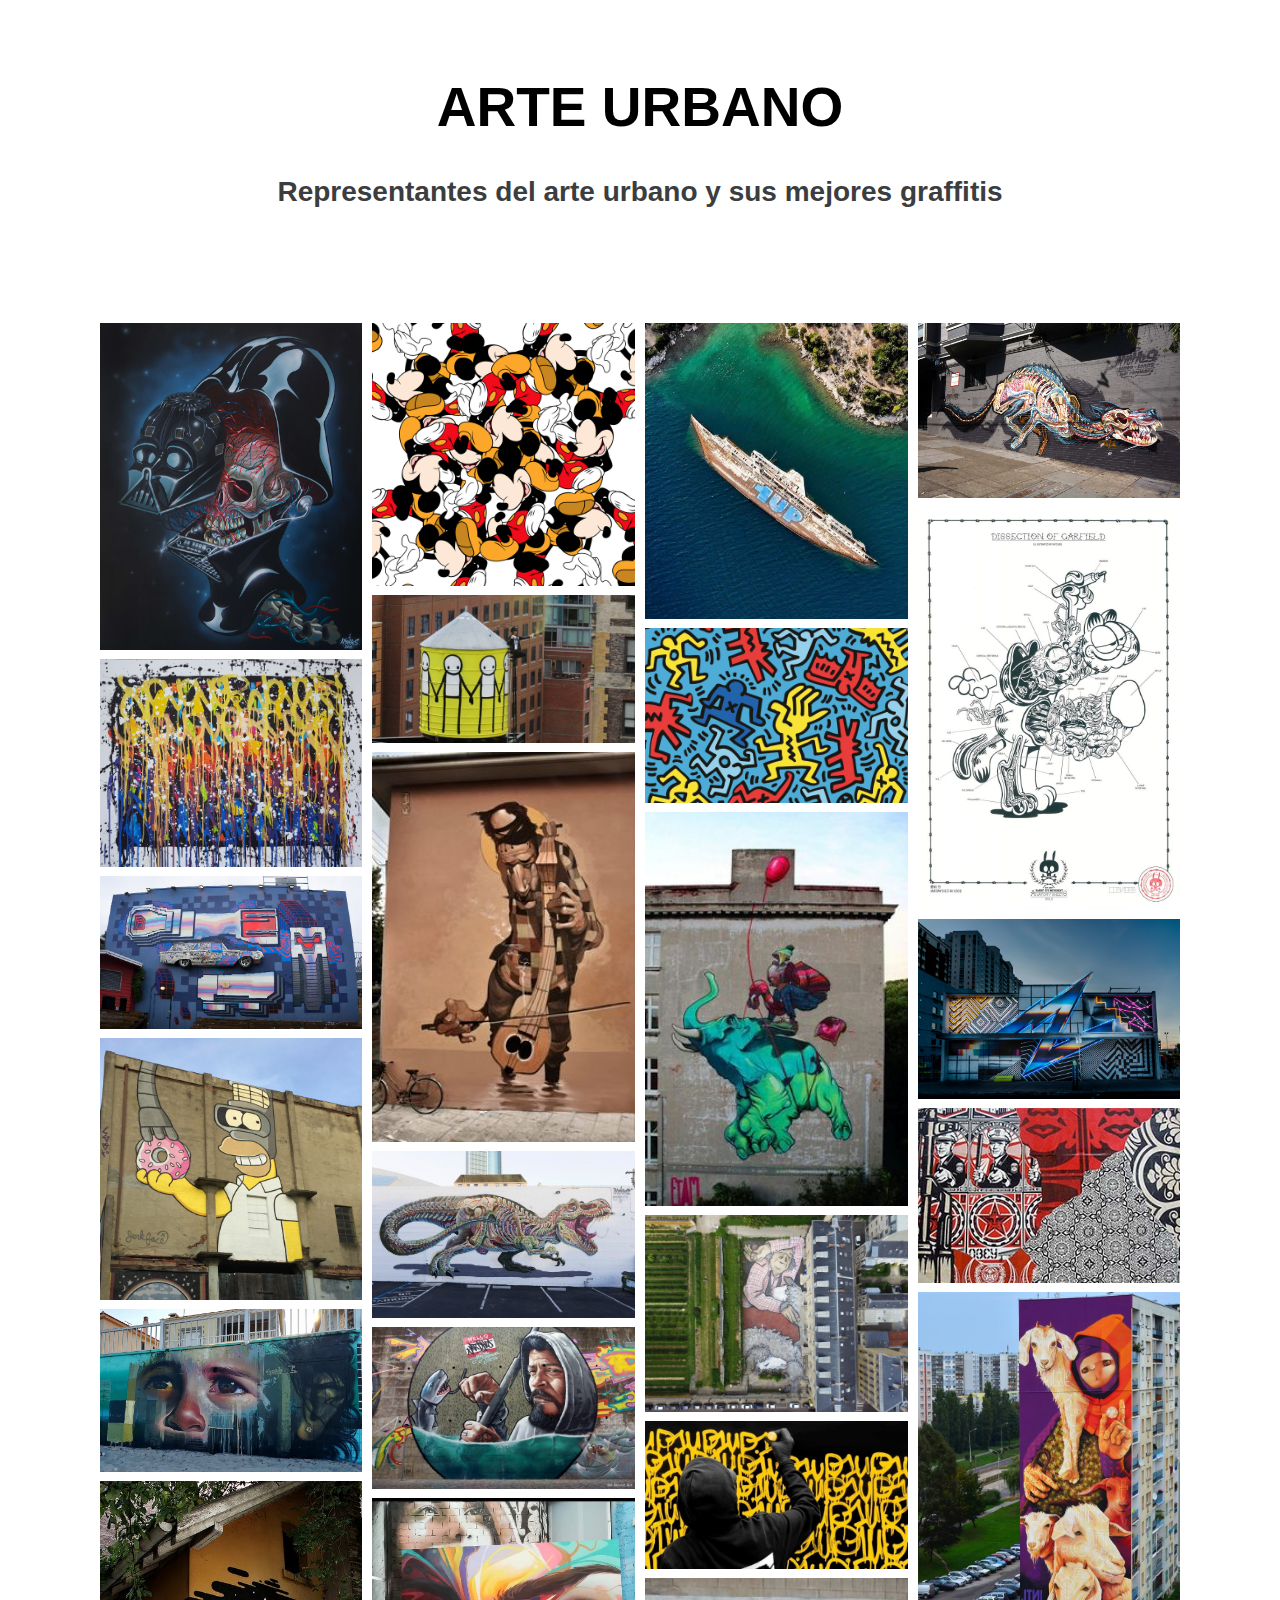
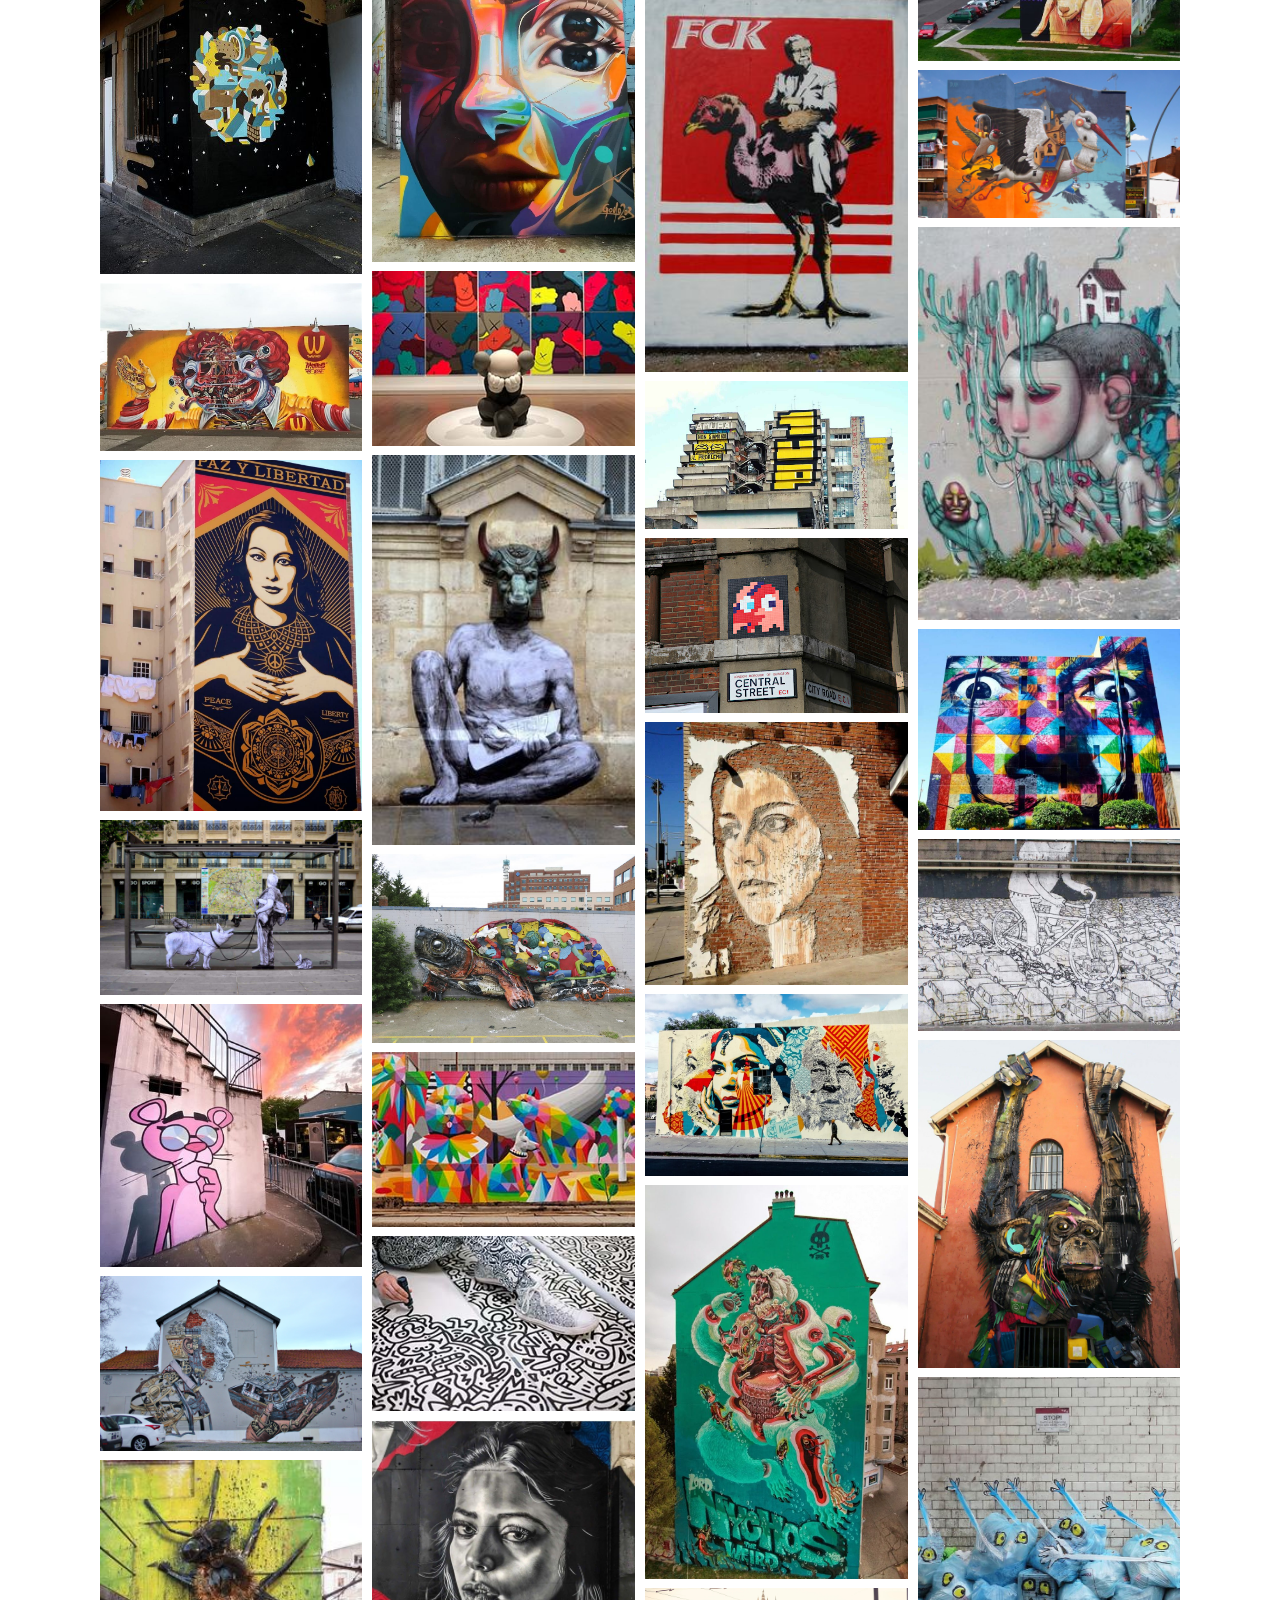
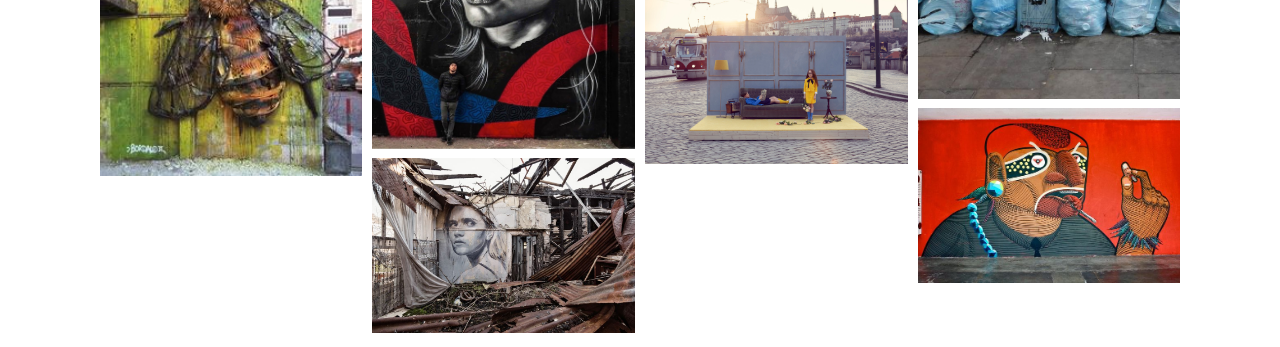
<file: galeria/index.html>
<!DOCTYPE html>
<html>

<head>
    <meta charset="utf-8">
    <title>Galería de imágenes</title>
    <link rel="stylesheet" href="lightbox2/css/lightbox.min.css">
    <link rel="stylesheet" href="estilos.css">
</head>

<body>
    <div id="principal">

        <h1>ARTE URBANO</h1>
        <h2>Representantes del arte urbano y sus mejores graffitis</h2>

        <div class="row">
            <div class="column">

                <a href="imgs/1.jpg" data-lightbox="ejemplo"
                    data-title="Pulsa a la derecha para avanzar o a la izquierda para retroceder, escape para cerrar">
                    <img src="imgs/1.jpg" alt="1">
                </a>
                <a href="imgs/2.jpg" data-lightbox="ejemplo"
                    data-title="Pulsa a la derecha para avanzar o a la izquierda para retroceder, escape para cerrar">
                    <img src="imgs/2.jpg" alt="2">
                </a>
                <a href="imgs/3.jpg" data-lightbox="ejemplo"
                    data-title="Pulsa a la derecha para avanzar o a la izquierda para retroceder, escape para cerrar">
                    <img src="imgs/3.jpg" alt="3">
                </a>
                <a href="imgs/4.jpg" data-lightbox="ejemplo"
                    data-title="Pulsa a la derecha para avanzar o a la izquierda para retroceder, escape para cerrar">
                    <img src="imgs/4.jpg" alt="4">
                </a>
                <a href="imgs/5.jpg" data-lightbox="ejemplo"
                    data-title="Pulsa a la derecha para avanzar o a la izquierda para retroceder, escape para cerrar">
                    <img src="imgs/5.jpg" alt="5">
                </a>
                <a href="imgs/42.jpg" data-lightbox="ejemplo"
                    data-title="Pulsa a la derecha para avanzar o a la izquierda para retroceder, escape para cerrar">
                    <img src="imgs/42.jpg" alt="1">
                </a>
                <a href="imgs/6.jpg" data-lightbox="ejemplo"
                    data-title="Pulsa a la derecha para avanzar o a la izquierda para retroceder, escape para cerrar">
                    <img src="imgs/6.jpg" alt="1">
                </a>
                <a href="imgs/17.jpg" data-lightbox="ejemplo"
                    data-title="Pulsa a la derecha para avanzar o a la izquierda para retroceder, escape para cerrar">
                    <img src="imgs/17.jpg" alt="2">
                </a>
                <a href="imgs/8.jpg" data-lightbox="ejemplo"
                    data-title="Pulsa a la derecha para avanzar o a la izquierda para retroceder, escape para cerrar">
                    <img src="imgs/8.jpg" alt="3">
                </a>
                <a href="imgs/40.jpg" data-lightbox="ejemplo"
                    data-title="Pulsa a la derecha para avanzar o a la izquierda para retroceder, escape para cerrar">
                    <img src="imgs/40.jpg" alt="5">
                </a>
                <a href="imgs/20.jpg" data-lightbox="ejemplo"
                    data-title="Pulsa a la derecha para avanzar o a la izquierda para retroceder, escape para cerrar">
                    <img src="imgs/20.jpg" alt="5">
                </a>
                <a href="imgs/45.jpg" data-lightbox="ejemplo"
                    data-title="Pulsa a la derecha para avanzar o a la izquierda para retroceder, escape para cerrar">
                    <img src="imgs/45.jpg" alt="5">
                </a>
            </div>

            <div class="column">
                <a href="imgs/11.jpg" data-lightbox="ejemplo"
                    data-title="Pulsa a la derecha para avanzar o a la izquierda para retroceder, escape para cerrar">
                    <img src="imgs/11.jpg" alt="1">
                </a>
                <a href="imgs/12.jpg" data-lightbox="ejemplo"
                    data-title="Pulsa a la derecha para avanzar o a la izquierda para retroceder, escape para cerrar">
                    <img src="imgs/12.jpg" alt="2">
                </a>
                <a href="imgs/49.jpg" data-lightbox="ejemplo"
                    data-title="Pulsa a la derecha para avanzar o a la izquierda para retroceder, escape para cerrar">
                    <img src="imgs/49.jpg" alt="3">
                </a>
                <a href="imgs/13.jpg" data-lightbox="ejemplo"
                    data-title="Pulsa a la derecha para avanzar o a la izquierda para retroceder, escape para cerrar">
                    <img src="imgs/13.jpg" alt="3">
                </a>
                <a href="imgs/30.jpg" data-lightbox="ejemplo"
                    data-title="Pulsa a la derecha para avanzar o a la izquierda para retroceder, escape para cerrar">
                    <img src="imgs/30.jpg" alt="5">
                </a>
                <a href="imgs/14.jpg" data-lightbox="ejemplo"
                    data-title="Pulsa a la derecha para avanzar o a la izquierda para retroceder, escape para cerrar">
                    <img src="imgs/14.jpg" alt="4">
                </a>
                <a href="imgs/15.jpg" data-lightbox="ejemplo"
                    data-title="Pulsa a la derecha para avanzar o a la izquierda para retroceder, escape para cerrar">
                    <img src="imgs/15.jpg" alt="5">
                </a>
                <a href="imgs/52.jpg" data-lightbox="ejemplo"
                    data-title="Pulsa a la derecha para avanzar o a la izquierda para retroceder, escape para cerrar">
                    <img src="imgs/52.jpg" alt="2">
                </a>
                <a href="imgs/24.jpg" data-lightbox="ejemplo"
                    data-title="Pulsa a la derecha para avanzar o a la izquierda para retroceder, escape para cerrar">
                    <img src="imgs/24.jpg" alt="4">
                </a>
                <a href="imgs/9.jpg" data-lightbox="ejemplo"
                    data-title="Pulsa a la derecha para avanzar o a la izquierda para retroceder, escape para cerrar">
                    <img src="imgs/9.jpg" alt="4">
                </a>
                <a href="imgs/18.jpg" data-lightbox="ejemplo"
                    data-title="Pulsa a la derecha para avanzar o a la izquierda para retroceder, escape para cerrar">
                    <img src="imgs/18.jpg" alt="3">
                </a>
                <a href="imgs/19.jpg" data-lightbox="ejemplo"
                    data-title="Pulsa a la derecha para avanzar o a la izquierda para retroceder, escape para cerrar">
                    <img src="imgs/19.jpg" alt="4">
                </a>
                <a href="imgs/23.jpg" data-lightbox="ejemplo"
                    data-title="Pulsa a la derecha para avanzar o a la izquierda para retroceder, escape para cerrar">
                    <img src="imgs/23.jpg" alt="3">
                </a>
            </div>

            <div class="column">
                <a href="imgs/25.jpg" data-lightbox="ejemplo"
                    data-title="Pulsa a la derecha para avanzar o a la izquierda para retroceder, escape para cerrar">
                    <img src="imgs/25.jpg" alt="5">
                </a>
                <a href="imgs/21.jpg" data-lightbox="ejemplo"
                    data-title="Pulsa a la derecha para avanzar o a la izquierda para retroceder, escape para cerrar">
                    <img src="imgs/21.jpg" alt="1">
                </a>
                <a href="imgs/50.jpg" data-lightbox="ejemplo"
                    data-title="Pulsa a la derecha para avanzar o a la izquierda para retroceder, escape para cerrar">
                    <img src="imgs/50.jpg" alt="2">
                </a>
                <a href="imgs/22.jpg" data-lightbox="ejemplo"
                    data-title="Pulsa a la derecha para avanzar o a la izquierda para retroceder, escape para cerrar">
                    <img src="imgs/22.jpg" alt="2">
                </a>
                <a href="imgs/26.jpg" data-lightbox="ejemplo"
                    data-title="Pulsa a la derecha para avanzar o a la izquierda para retroceder, escape para cerrar">
                    <img src="imgs/26.jpg" alt="1">
                </a>
                <a href="imgs/50.jpg" data-lightbox="ejemplo"
                    data-title="Pulsa a la derecha para avanzar o a la izquierda para retroceder, escape para cerrar">
                    <img src="imgs/51.jpg" alt="2">
                </a>
                <a href="imgs/27.jpg" data-lightbox="ejemplo"
                    data-title="Pulsa a la derecha para avanzar o a la izquierda para retroceder, escape para cerrar">
                    <img src="imgs/27.jpg" alt="2">
                </a>
                <a href="imgs/28.jpg" data-lightbox="ejemplo"
                    data-title="Pulsa a la derecha para avanzar o a la izquierda para retroceder, escape para cerrar">
                    <img src="imgs/28.jpg" alt="3">
                </a>
                <a href="imgs/31.jpg" data-lightbox="ejemplo"
                    data-title="Pulsa a la derecha para avanzar o a la izquierda para retroceder, escape para cerrar">
                    <img src="imgs/31.jpg" alt="1">
                </a>
                <a href="imgs/29.jpg" data-lightbox="ejemplo"
                    data-title="Pulsa a la derecha para avanzar o a la izquierda para retroceder, escape para cerrar">
                    <img src="imgs/29.jpg" alt="4">
                </a>
                <a href="imgs/10.jpg" data-lightbox="ejemplo"
                    data-title="Pulsa a la derecha para avanzar o a la izquierda para retroceder, escape para cerrar">
                    <img src="imgs/10.jpg" alt="5">
                </a>
                <a href="imgs/55.jpg" data-lightbox="ejemplo"
                    data-title="Pulsa a la derecha para avanzar o a la izquierda para retroceder, escape para cerrar">
                    <img src="imgs/55.jpg" alt="5">
                </a>
            </div>

            <div class="column">
                <a href="imgs/37.jpg" data-lightbox="ejemplo"
                    data-title="Pulsa a la derecha para avanzar o a la izquierda para retroceder, escape para cerrar">
                    <img src="imgs/37.jpg" alt="2">
                </a>
                <a href="imgs/7.jpg" data-lightbox="ejemplo"
                    data-title="Pulsa a la derecha para avanzar o a la izquierda para retroceder, escape para cerrar">
                    <img src="imgs/7.jpg" alt="2">
                </a>
                <a href="imgs/16.jpg" data-lightbox="ejemplo"
                    data-title="Pulsa a la derecha para avanzar o a la izquierda para retroceder, escape para cerrar">
                    <img src="imgs/16.jpg" alt="1">
                </a>
                <a href="imgs/41.jpg" data-lightbox="ejemplo"
                    data-title="Pulsa a la derecha para avanzar o a la izquierda para retroceder, escape para cerrar">
                    <img src="imgs/41.jpg" alt="5">
                </a>
                <a href="imgs/32.jpg" data-lightbox="ejemplo"
                    data-title="Pulsa a la derecha para avanzar o a la izquierda para retroceder, escape para cerrar">
                    <img src="imgs/32.jpg" alt="2">
                </a>
                <a href="imgs/33.jpg" data-lightbox="ejemplo"
                    data-title="Pulsa a la derecha para avanzar o a la izquierda para retroceder, escape para cerrar">
                    <img src="imgs/33.jpg" alt="3">
                </a>
                <a href="imgs/48.jpg" data-lightbox="ejemplo"
                    data-title="Pulsa a la derecha para avanzar o a la izquierda para retroceder, escape para cerrar">
                    <img src="imgs/48.jpg" alt="4">
                </a>
                <a href="imgs/34.jpg" data-lightbox="ejemplo"
                    data-title="Pulsa a la derecha para avanzar o a la izquierda para retroceder, escape para cerrar">
                    <img src="imgs/34.jpg" alt="4">
                </a>
                <a href="imgs/35.jpg" data-lightbox="ejemplo"
                    data-title="Pulsa a la derecha para avanzar o a la izquierda para retroceder, escape para cerrar">
                    <img src="imgs/35.jpg" alt="5">
                </a>
                <a href="imgs/36.jpg" data-lightbox="ejemplo"
                    data-title="Pulsa a la derecha para avanzar o a la izquierda para retroceder, escape para cerrar">
                    <img src="imgs/36.jpg" alt="1">
                </a>
                <a href="imgs/38.jpg" data-lightbox="ejemplo"
                    data-title="Pulsa a la derecha para avanzar o a la izquierda para retroceder, escape para cerrar">
                    <img src="imgs/38.jpg" alt="3">
                </a>
                <a href="imgs/39.jpg" data-lightbox="ejemplo"
                    data-title="Pulsa a la derecha para avanzar o a la izquierda para retroceder, escape para cerrar">
                    <img src="imgs/39.jpg" alt="4">
                </a>
            </div>
        </div>
    </div>
    <script src="lightbox2/js/lightbox-plus-jquery.min.js"></script>
</body>

</html>
</file>
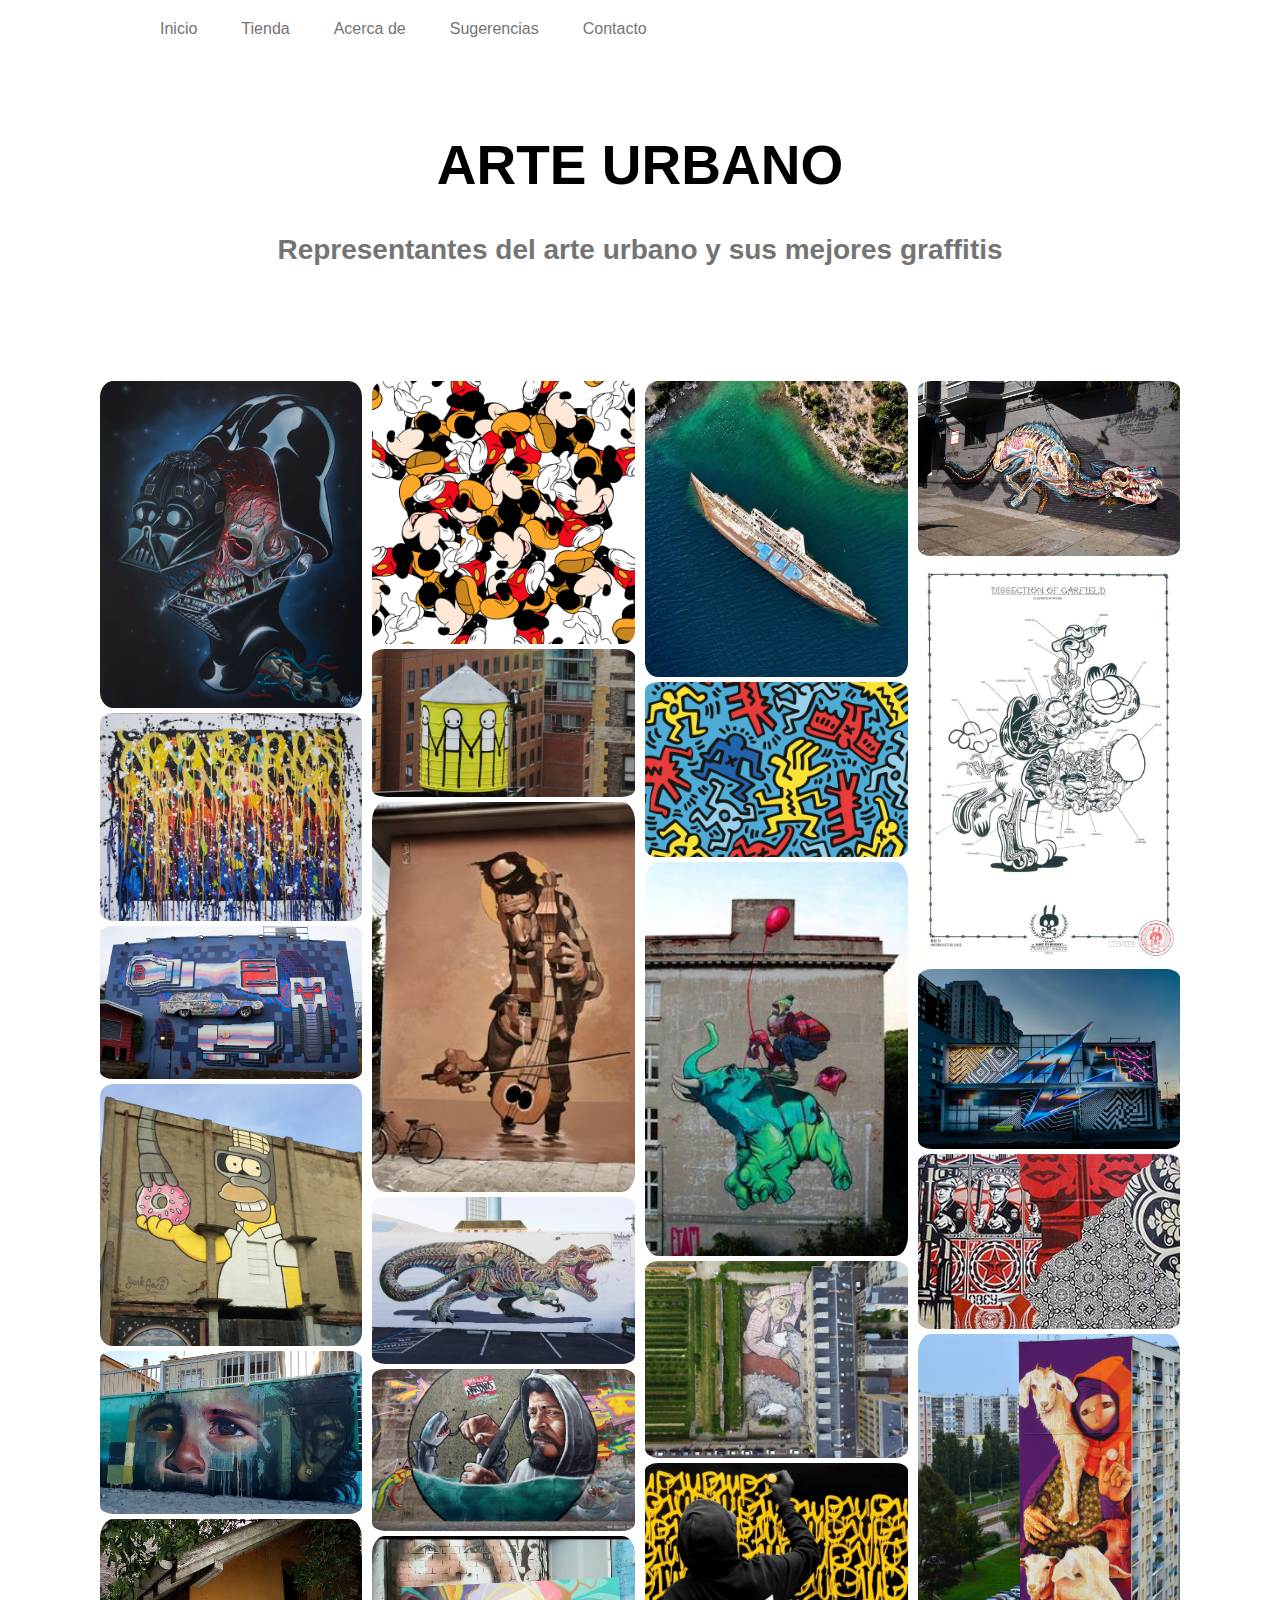
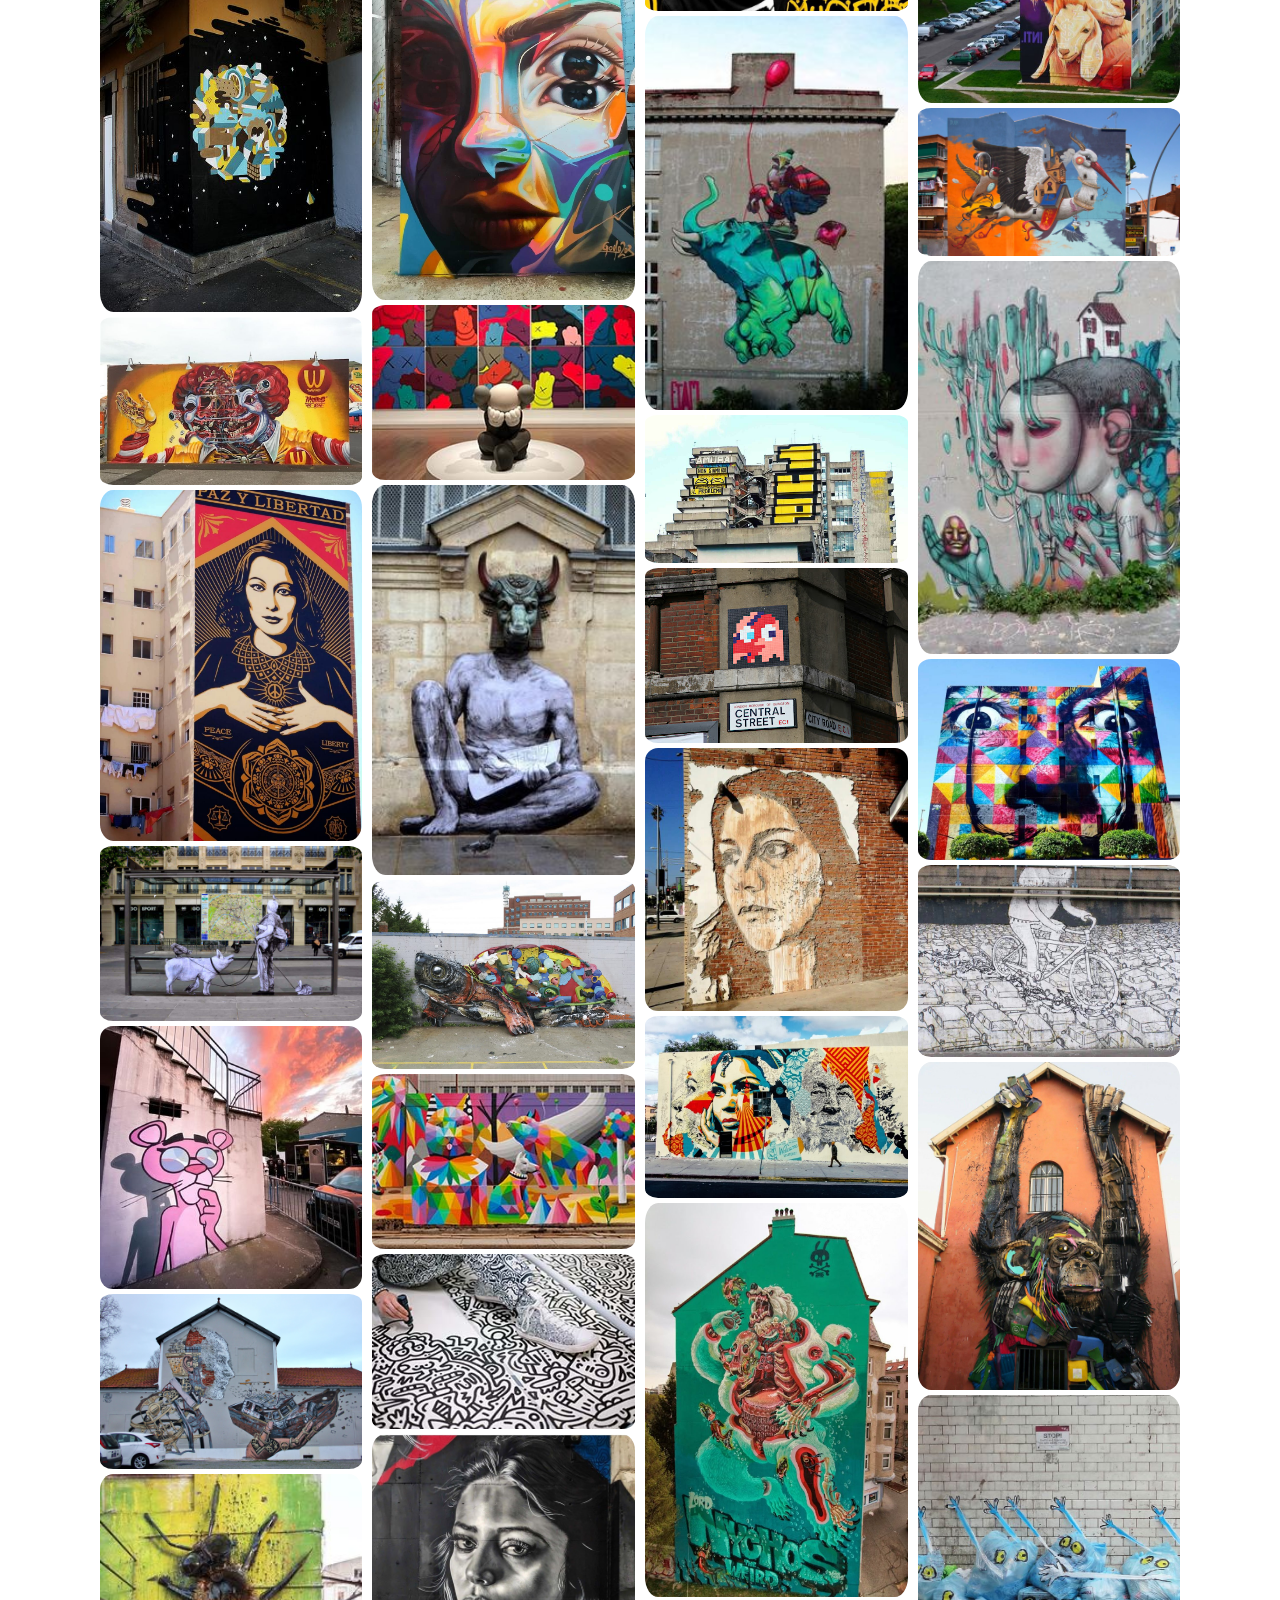
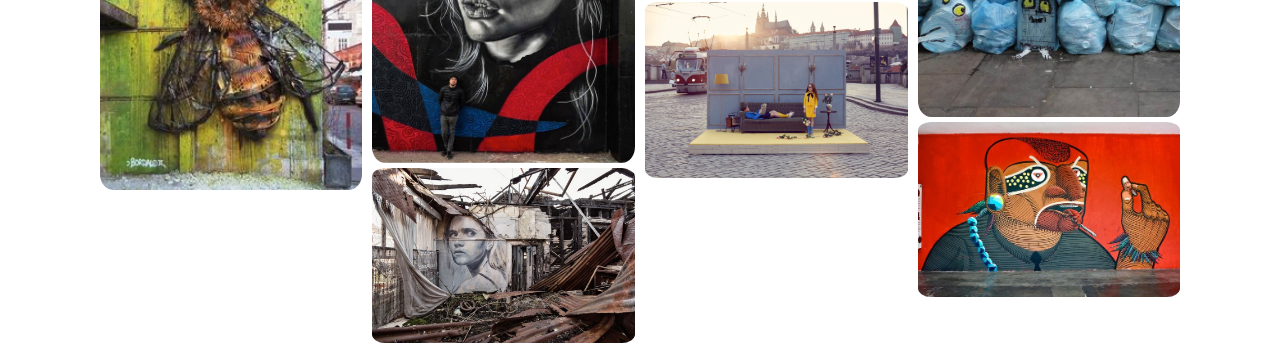
<file: galería/index.html>
<!DOCTYPE html>
<html>

<head>
    <meta charset="utf-8">
    <title>Galería de imágenes</title>
    <link rel="stylesheet" href="lightbox2/css/lightbox.min.css">
    <link rel="stylesheet" href="estilos.css">
</head>

<body>

    <ul class="menu">
        <li> <a href="#">Inicio</a> </li>
        <li> <a href="#">Tienda</a> </li>
        <li> <a href="#">Acerca de</a> </li>
        <li> <a href="#">Sugerencias</a> </li>
        <li> <a href="#">Contacto</a> </li>
    </ul>
    
    <div id="principal">

        <h1>ARTE URBANO</h1>
        <h2>Representantes del arte urbano y sus mejores graffitis</h2>

        <div class="row">
            <div class="column">

                <div class="contenedor">
                    <a href="imgs/1.jpg" data-lightbox="ejemplo"
                        data-title="Pulsa a la derecha para avanzar o a la izquierda para retroceder, escape para cerrar">
                        <img src="imgs/1.jpg" alt="1">
                        <div class="centro">
                            <div class="texto">NYCHOS</div>
                        </div>
                    </a>
                </div>
                <div class="contenedor">
                    <a href="imgs/2.jpg" data-lightbox="ejemplo"
                        data-title="Pulsa a la derecha para avanzar o a la izquierda para retroceder, escape para cerrar">
                        <img src="imgs/2.jpg" alt="1">
                        <div class="centro">
                            <div class="texto">FONSMOTE</div>
                        </div>
                    </a>
                </div>
                <div class="contenedor">
                    <a href="imgs/3.jpg" data-lightbox="ejemplo"
                        data-title="Pulsa a la derecha para avanzar o a la izquierda para retroceder, escape para cerrar">
                        <img src="imgs/3.jpg" alt="1">
                        <div class="centro">
                            <div class="texto">DEMSKY</div>
                        </div>
                    </a>
                </div>
                <div class="contenedor">
                    <a href="imgs/4.jpg" data-lightbox="ejemplo"
                        data-title="Pulsa a la derecha para avanzar o a la izquierda para retroceder, escape para cerrar">
                        <img src="imgs/4.jpg" alt="1">
                        <div class="centro">
                            <div class="texto">JERKFACE</div>
                        </div>
                    </a>
                </div>
                <div class="contenedor">
                    <a href="imgs/5.jpg" data-lightbox="ejemplo"
                        data-title="Pulsa a la derecha para avanzar o a la izquierda para retroceder, escape para cerrar">
                        <img src="imgs/5.jpg" alt="1">
                        <div class="centro">
                            <div class="texto">NYCHOS</div>
                        </div>
                    </a>
                </div>
                <div class="contenedor">
                    <a href="imgs/42.jpg" data-lightbox="ejemplo"
                        data-title="Pulsa a la derecha para avanzar o a la izquierda para retroceder, escape para cerrar">
                        <img src="imgs/42.jpg" alt="1">
                        <div class="centro">
                            <div class="texto">NYCHOS</div>
                        </div>
                    </a>
                </div>
                <div class="contenedor">
                    <a href="imgs/6.jpg" data-lightbox="ejemplo"
                        data-title="Pulsa a la derecha para avanzar o a la izquierda para retroceder, escape para cerrar">
                        <img src="imgs/6.jpg" alt="1">
                        <div class="centro">
                            <div class="texto">NYCHOS</div>
                        </div>
                    </a>
                </div>
                <div class="contenedor">
                    <a href="imgs/17.jpg" data-lightbox="ejemplo"
                        data-title="Pulsa a la derecha para avanzar o a la izquierda para retroceder, escape para cerrar">
                        <img src="imgs/17.jpg" alt="1">
                        <div class="centro">
                            <div class="texto">OBEY</div>
                        </div>
                    </a>
                </div>
                <div class="contenedor">
                    <a href="imgs/8.jpg" data-lightbox="ejemplo"
                        data-title="Pulsa a la derecha para avanzar o a la izquierda para retroceder, escape para cerrar">
                        <img src="imgs/8.jpg" alt="1">
                        <div class="centro">
                            <div class="texto">LEVALET</div>
                        </div>
                    </a>
                </div>
                <div class="contenedor">
                    <a href="imgs/40.jpg" data-lightbox="ejemplo"
                        data-title="Pulsa a la derecha para avanzar o a la izquierda para retroceder, escape para cerrar">
                        <img src="imgs/40.jpg" alt="1">
                        <div class="centro">
                            <div class="texto">NYCHOS</div>
                        </div>
                    </a>
                </div>
                <div class="contenedor">
                    <a href="imgs/20.jpg" data-lightbox="ejemplo"
                        data-title="Pulsa a la derecha para avanzar o a la izquierda para retroceder, escape para cerrar">
                        <img src="imgs/20.jpg" alt="1">
                        <div class="centro">
                            <div class="texto">NYCHOS</div>
                        </div>
                    </a>
                </div>
                <div class="contenedor">
                    <a href="imgs/45.jpg" data-lightbox="ejemplo"
                        data-title="Pulsa a la derecha para avanzar o a la izquierda para retroceder, escape para cerrar">
                        <img src="imgs/45.jpg" alt="1">
                        <div class="centro">
                            <div class="texto">NYCHOS</div>
                        </div>
                    </a>
                </div>
            </div>

            <div class="column">
                <div class="contenedor">
                    <a href="imgs/11.jpg" data-lightbox="ejemplo"
                        data-title="Pulsa a la derecha para avanzar o a la izquierda para retroceder, escape para cerrar">
                        <img src="imgs/11.jpg" alt="1">
                        <div class="centro">
                            <div class="texto">JERKFACE</div>
                        </div>
                    </a>
                </div>
                <div class="contenedor">
                    <a href="imgs/12.jpg" data-lightbox="ejemplo"
                        data-title="Pulsa a la derecha para avanzar o a la izquierda para retroceder, escape para cerrar">
                        <img src="imgs/12.jpg" alt="1">
                        <div class="centro">
                            <div class="texto">STIK</div>
                        </div>
                    </a>
                </div>
                <div class="contenedor">
                    <a href="imgs/49.jpg" data-lightbox="ejemplo"
                        data-title="Pulsa a la derecha para avanzar o a la izquierda para retroceder, escape para cerrar">
                        <img src="imgs/49.jpg" alt="1">
                        <div class="centro">
                            <div class="texto">NYCHOS</div>
                        </div>
                    </a>
                </div>
                <div class="contenedor">
                    <a href="imgs/13.jpg" data-lightbox="ejemplo"
                        data-title="Pulsa a la derecha para avanzar o a la izquierda para retroceder, escape para cerrar">
                        <img src="imgs/13.jpg" alt="1">
                        <div class="centro">
                            <div class="texto">NYCHOS</div>
                        </div>
                    </a>
                </div>
                <div class="contenedor">
                    <a href="imgs/30.jpg" data-lightbox="ejemplo"
                        data-title="Pulsa a la derecha para avanzar o a la izquierda para retroceder, escape para cerrar">
                        <img src="imgs/30.jpg" alt="1">
                        <div class="centro">
                            <div class="texto">NYCHOS</div>
                        </div>
                    </a>
                </div>
                <div class="contenedor">
                    <a href="imgs/14.jpg" data-lightbox="ejemplo"
                        data-title="Pulsa a la derecha para avanzar o a la izquierda para retroceder, escape para cerrar">
                        <img src="imgs/14.jpg" alt="1">
                        <div class="centro">
                            <div class="texto">NYCHOS</div>
                        </div>
                    </a>
                </div>
                <div class="contenedor">
                    <a href="imgs/15.jpg" data-lightbox="ejemplo"
                        data-title="Pulsa a la derecha para avanzar o a la izquierda para retroceder, escape para cerrar">
                        <img src="imgs/15.jpg" alt="1">
                        <div class="centro">
                            <div class="texto">KAWS</div>
                        </div>
                    </a>
                </div>
                <div class="contenedor">
                    <a href="imgs/52.jpg" data-lightbox="ejemplo"
                        data-title="Pulsa a la derecha para avanzar o a la izquierda para retroceder, escape para cerrar">
                        <img src="imgs/52.jpg" alt="1">
                        <div class="centro">
                            <div class="texto">NYCHOS</div>
                        </div>
                    </a>
                </div>
                <div class="contenedor">
                    <a href="imgs/24.jpg" data-lightbox="ejemplo"
                        data-title="Pulsa a la derecha para avanzar o a la izquierda para retroceder, escape para cerrar">
                        <img src="imgs/24.jpg" alt="1">
                        <div class="centro">
                            <div class="texto">TRASH IS ART</div>
                        </div>
                    </a>
                </div>
                <div class="contenedor">
                    <a href="imgs/9.jpg" data-lightbox="ejemplo"
                        data-title="Pulsa a la derecha para avanzar o a la izquierda para retroceder, escape para cerrar">
                        <img src="imgs/9.jpg" alt="1">
                        <div class="centro">
                            <div class="texto">OKUDART</div>
                        </div>
                    </a>
                </div>
                <div class="contenedor">
                    <a href="imgs/18.jpg" data-lightbox="ejemplo"
                        data-title="Pulsa a la derecha para avanzar o a la izquierda para retroceder, escape para cerrar">
                        <img src="imgs/18.jpg" alt="1">
                        <div class="centro">
                            <div class="texto">MR.DOODLES</div>
                        </div>
                    </a>
                </div>
                <div class="contenedor">
                    <a href="imgs/19.jpg" data-lightbox="ejemplo"
                        data-title="Pulsa a la derecha para avanzar o a la izquierda para retroceder, escape para cerrar">
                        <img src="imgs/19.jpg" alt="1">
                        <div class="centro">
                            <div class="texto">NYCHOS</div>
                        </div>
                    </a>
                </div>
                <div class="contenedor">
                    <a href="imgs/23.jpg" data-lightbox="ejemplo"
                        data-title="Pulsa a la derecha para avanzar o a la izquierda para retroceder, escape para cerrar">
                        <img src="imgs/23.jpg" alt="1">
                        <div class="centro">
                            <div class="texto">NYCHOS</div>
                        </div>
                    </a>
                </div>
            </div>

            <div class="column">
                <div class="contenedor">
                    <a href="imgs/25.jpg" data-lightbox="ejemplo"
                        data-title="Pulsa a la derecha para avanzar o a la izquierda para retroceder, escape para cerrar">
                        <img src="imgs/25.jpg" alt="1">
                        <div class="centro">
                            <div class="texto">1UP</div>
                        </div>
                    </a>
                </div>
                <div class="contenedor">
                    <a href="imgs/21.jpg" data-lightbox="ejemplo"
                        data-title="Pulsa a la derecha para avanzar o a la izquierda para retroceder, escape para cerrar">
                        <img src="imgs/21.jpg" alt="1">
                        <div class="centro">
                            <div class="texto">KEITH HARING</div>
                        </div>
                    </a>
                </div>
                <div class="contenedor">
                    <a href="imgs/50.jpg" data-lightbox="ejemplo"
                        data-title="Pulsa a la derecha para avanzar o a la izquierda para retroceder, escape para cerrar">
                        <img src="imgs/50.jpg" alt="1">
                        <div class="centro">
                            <div class="texto">NYCHOS</div>
                        </div>
                    </a>
                </div>
                <div class="contenedor">
                    <a href="imgs/22.jpg" data-lightbox="ejemplo"
                        data-title="Pulsa a la derecha para avanzar o a la izquierda para retroceder, escape para cerrar">
                        <img src="imgs/22.jpg" alt="1">
                        <div class="centro">
                            <div class="texto">ELLA & PITR</div>
                        </div>
                    </a>
                </div>
                <div class="contenedor">
                    <a href="imgs/26.jpg" data-lightbox="ejemplo"
                        data-title="Pulsa a la derecha para avanzar o a la izquierda para retroceder, escape para cerrar">
                        <img src="imgs/26.jpg" alt="1">
                        <div class="centro">
                            <div class="texto">NYCHOS</div>
                        </div>
                    </a>
                </div>
                <div class="contenedor">
                    <a href="imgs/50.jpg" data-lightbox="ejemplo"
                        data-title="Pulsa a la derecha para avanzar o a la izquierda para retroceder, escape para cerrar">
                        <img src="imgs/50.jpg" alt="1">
                        <div class="centro">
                            <div class="texto">NYCHOS</div>
                        </div>
                    </a>
                </div>
                <div class="contenedor">
                    <a href="imgs/27.jpg" data-lightbox="ejemplo"
                        data-title="Pulsa a la derecha para avanzar o a la izquierda para retroceder, escape para cerrar">
                        <img src="imgs/27.jpg" alt="1">
                        <div class="centro">
                            <div class="texto">1UP</div>
                        </div>
                    </a>
                </div>
                <div class="contenedor">
                    <a href="imgs/28.jpg" data-lightbox="ejemplo"
                        data-title="Pulsa a la derecha para avanzar o a la izquierda para retroceder, escape para cerrar">
                        <img src="imgs/28.jpg" alt="1">
                        <div class="centro">
                            <div class="texto">SPACE INVADERS</div>
                        </div>
                    </a>
                </div>
                <div class="contenedor">
                    <a href="imgs/31.jpg" data-lightbox="ejemplo"
                        data-title="Pulsa a la derecha para avanzar o a la izquierda para retroceder, escape para cerrar">
                        <img src="imgs/31.jpg" alt="1">
                        <div class="centro">
                            <div class="texto">NYCHOS</div>
                        </div>
                    </a>
                </div>
                <div class="contenedor">
                    <a href="imgs/29.jpg" data-lightbox="ejemplo"
                        data-title="Pulsa a la derecha para avanzar o a la izquierda para retroceder, escape para cerrar">
                        <img src="imgs/29.jpg" alt="1">
                        <div class="centro">
                            <div class="texto">OBEY</div>
                        </div>
                    </a>
                </div>
                <div class="contenedor">
                    <a href="imgs/10.jpg" data-lightbox="ejemplo"
                        data-title="Pulsa a la derecha para avanzar o a la izquierda para retroceder, escape para cerrar">
                        <img src="imgs/10.jpg" alt="1">
                        <div class="centro">
                            <div class="texto">NYCHOS</div>
                        </div>
                    </a>
                </div>
                <div class="contenedor">
                    <a href="imgs/55.jpg" data-lightbox="ejemplo"
                        data-title="Pulsa a la derecha para avanzar o a la izquierda para retroceder, escape para cerrar">
                        <img src="imgs/55.jpg" alt="1">
                        <div class="centro">
                            <div class="texto">JUSTINE BETTMAN</div>
                        </div>
                    </a>
                </div>
            </div>

            <div class="column">
                <div class="contenedor">
                    <a href="imgs/37.jpg" data-lightbox="ejemplo"
                        data-title="Pulsa a la derecha para avanzar o a la izquierda para retroceder, escape para cerrar">
                        <img src="imgs/37.jpg" alt="1">
                        <div class="centro">
                            <div class="texto">NYCHOS</div>
                        </div>
                    </a>
                </div>
                <div class="contenedor">
                    <a href="imgs/7.jpg" data-lightbox="ejemplo"
                        data-title="Pulsa a la derecha para avanzar o a la izquierda para retroceder, escape para cerrar">
                        <img src="imgs/7.jpg" alt="1">
                        <div class="centro">
                            <div class="texto">NYCHOS</div>
                        </div>
                    </a>
                </div>
                <div class="contenedor">
                    <a href="imgs/16.jpg" data-lightbox="ejemplo"
                        data-title="Pulsa a la derecha para avanzar o a la izquierda para retroceder, escape para cerrar">
                        <img src="imgs/16.jpg" alt="1">
                        <div class="centro">
                            <div class="texto">FELIPE PANTONE</div>
                        </div>
                    </a>
                </div>
                <div class="contenedor">
                    <a href="imgs/41.jpg" data-lightbox="ejemplo"
                        data-title="Pulsa a la derecha para avanzar o a la izquierda para retroceder, escape para cerrar">
                        <img src="imgs/41.jpg" alt="1">
                        <div class="centro">
                            <div class="texto">OBEY</div>
                        </div>
                    </a>
                </div>
                <div class="contenedor">
                    <a href="imgs/32.jpg" data-lightbox="ejemplo"
                        data-title="Pulsa a la derecha para avanzar o a la izquierda para retroceder, escape para cerrar">
                        <img src="imgs/32.jpg" alt="1">
                        <div class="centro">
                            <div class="texto">FELIPE PANTONE</div>
                        </div>
                    </a>
                </div>
                <div class="contenedor">
                    <a href="imgs/33.jpg" data-lightbox="ejemplo"
                        data-title="Pulsa a la derecha para avanzar o a la izquierda para retroceder, escape para cerrar">
                        <img src="imgs/33.jpg" alt="1">
                        <div class="centro">
                            <div class="texto">OBEY</div>
                        </div>
                    </a>
                </div>
                <div class="contenedor">
                    <a href="imgs/48.jpg" data-lightbox="ejemplo"
                        data-title="Pulsa a la derecha para avanzar o a la izquierda para retroceder, escape para cerrar">
                        <img src="imgs/48.jpg" alt="1">
                        <div class="centro">
                            <div class="texto">NYCHOS</div>
                        </div>
                    </a>
                </div>
                <div class="contenedor">
                    <a href="imgs/34.jpg" data-lightbox="ejemplo"
                        data-title="Pulsa a la derecha para avanzar o a la izquierda para retroceder, escape para cerrar">
                        <img src="imgs/34.jpg" alt="1">
                        <div class="centro">
                            <div class="texto">KENOR</div>
                        </div>
                    </a>
                </div>
                <div class="contenedor">
                    <a href="imgs/35.jpg" data-lightbox="ejemplo"
                        data-title="Pulsa a la derecha para avanzar o a la izquierda para retroceder, escape para cerrar">
                        <img src="imgs/35.jpg" alt="1">
                        <div class="centro">
                            <div class="texto">BLU</div>
                        </div>
                    </a>
                </div>
                <div class="contenedor">
                    <a href="imgs/36.jpg" data-lightbox="ejemplo"
                        data-title="Pulsa a la derecha para avanzar o a la izquierda para retroceder, escape para cerrar">
                        <img src="imgs/36.jpg" alt="1">
                        <div class="centro">
                            <div class="texto">TRASH IS ART</div>
                        </div>
                    </a>
                </div>
                <div class="contenedor">
                    <a href="imgs/38.jpg" data-lightbox="ejemplo"
                        data-title="Pulsa a la derecha para avanzar o a la izquierda para retroceder, escape para cerrar">
                        <img src="imgs/38.jpg" alt="1">
                        <div class="centro">
                            <div class="texto">TRASH IS ART</div>
                        </div>
                    </a>
                </div>
                <div class="contenedor">
                    <a href="imgs/39.jpg" data-lightbox="ejemplo"
                        data-title="Pulsa a la derecha para avanzar o a la izquierda para retroceder, escape para cerrar">
                        <img src="imgs/39.jpg" alt="1">
                        <div class="centro">
                            <div class="texto">NYCHOS</div>
                        </div>
                    </a>
                </div>
            </div>
        </div>
    </div>
    <script src="lightbox2/js/lightbox-plus-jquery.min.js"></script>
</body>

</html>
</file>
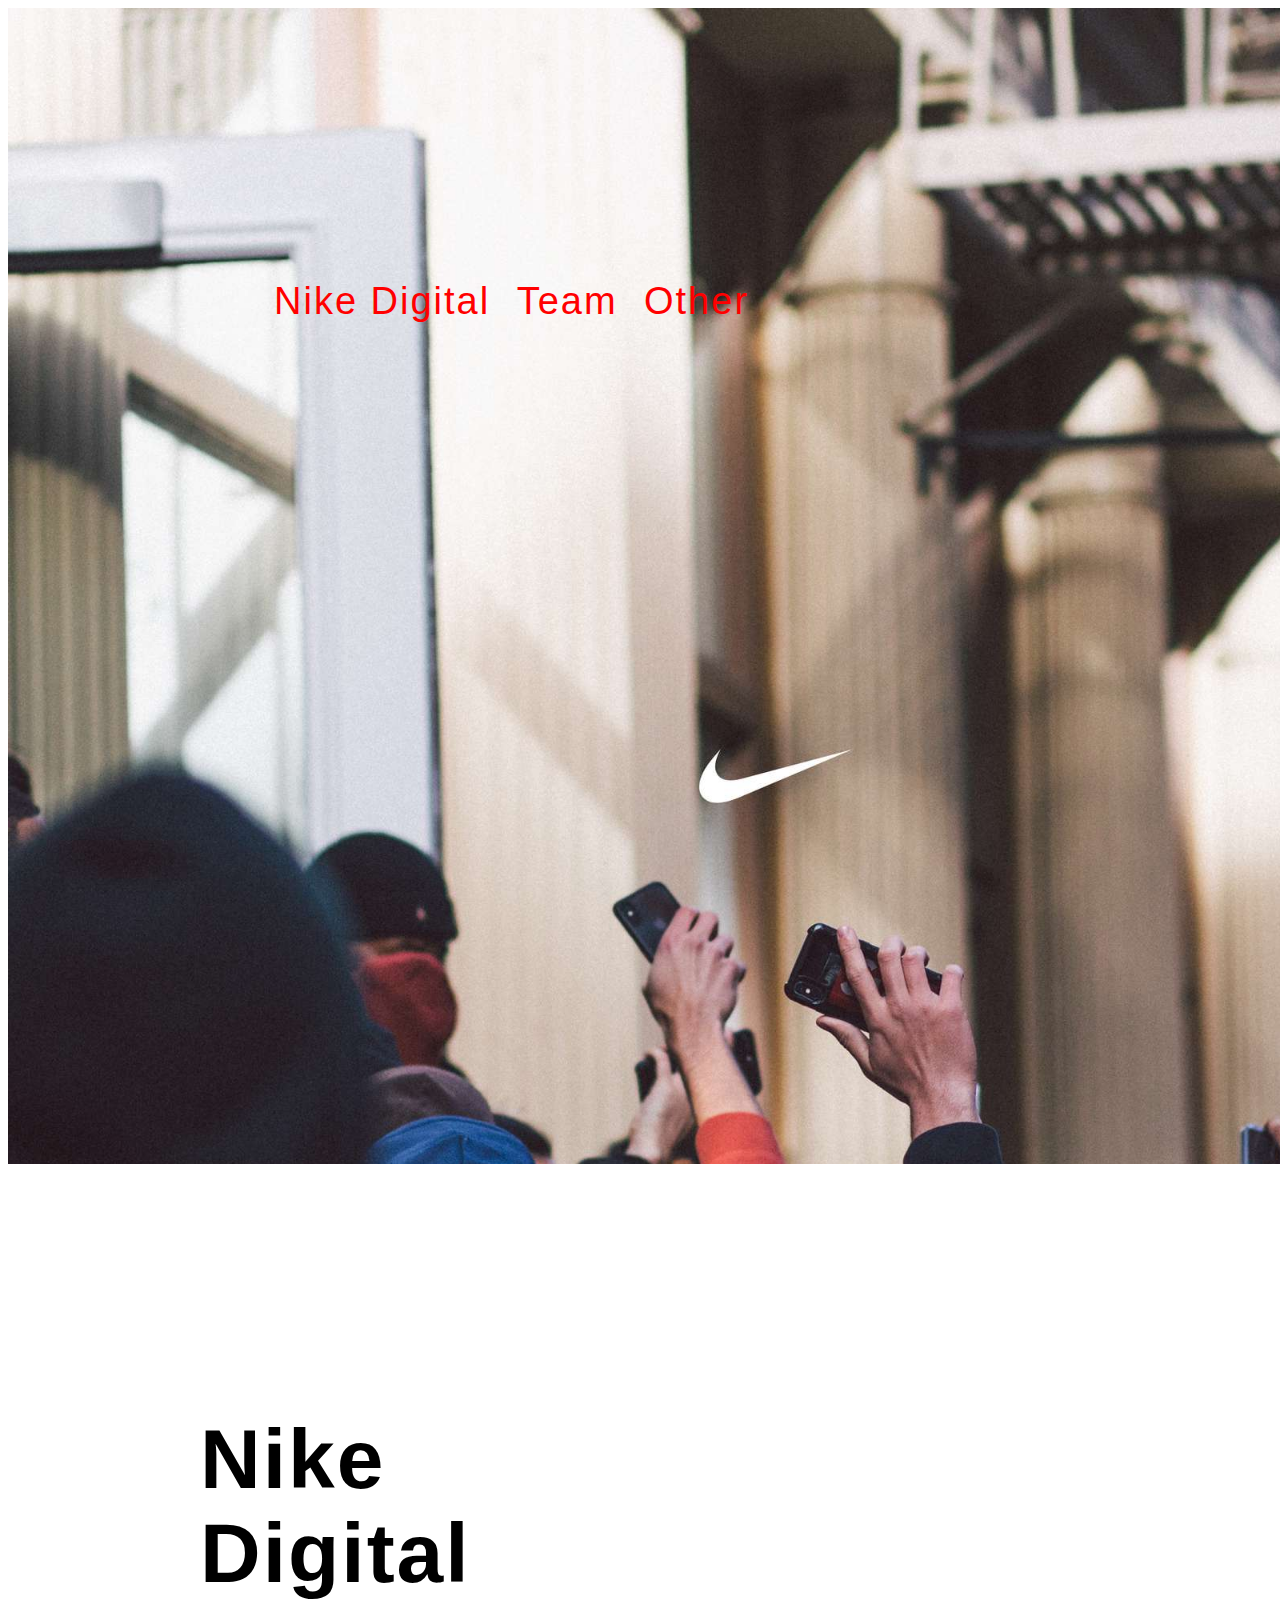
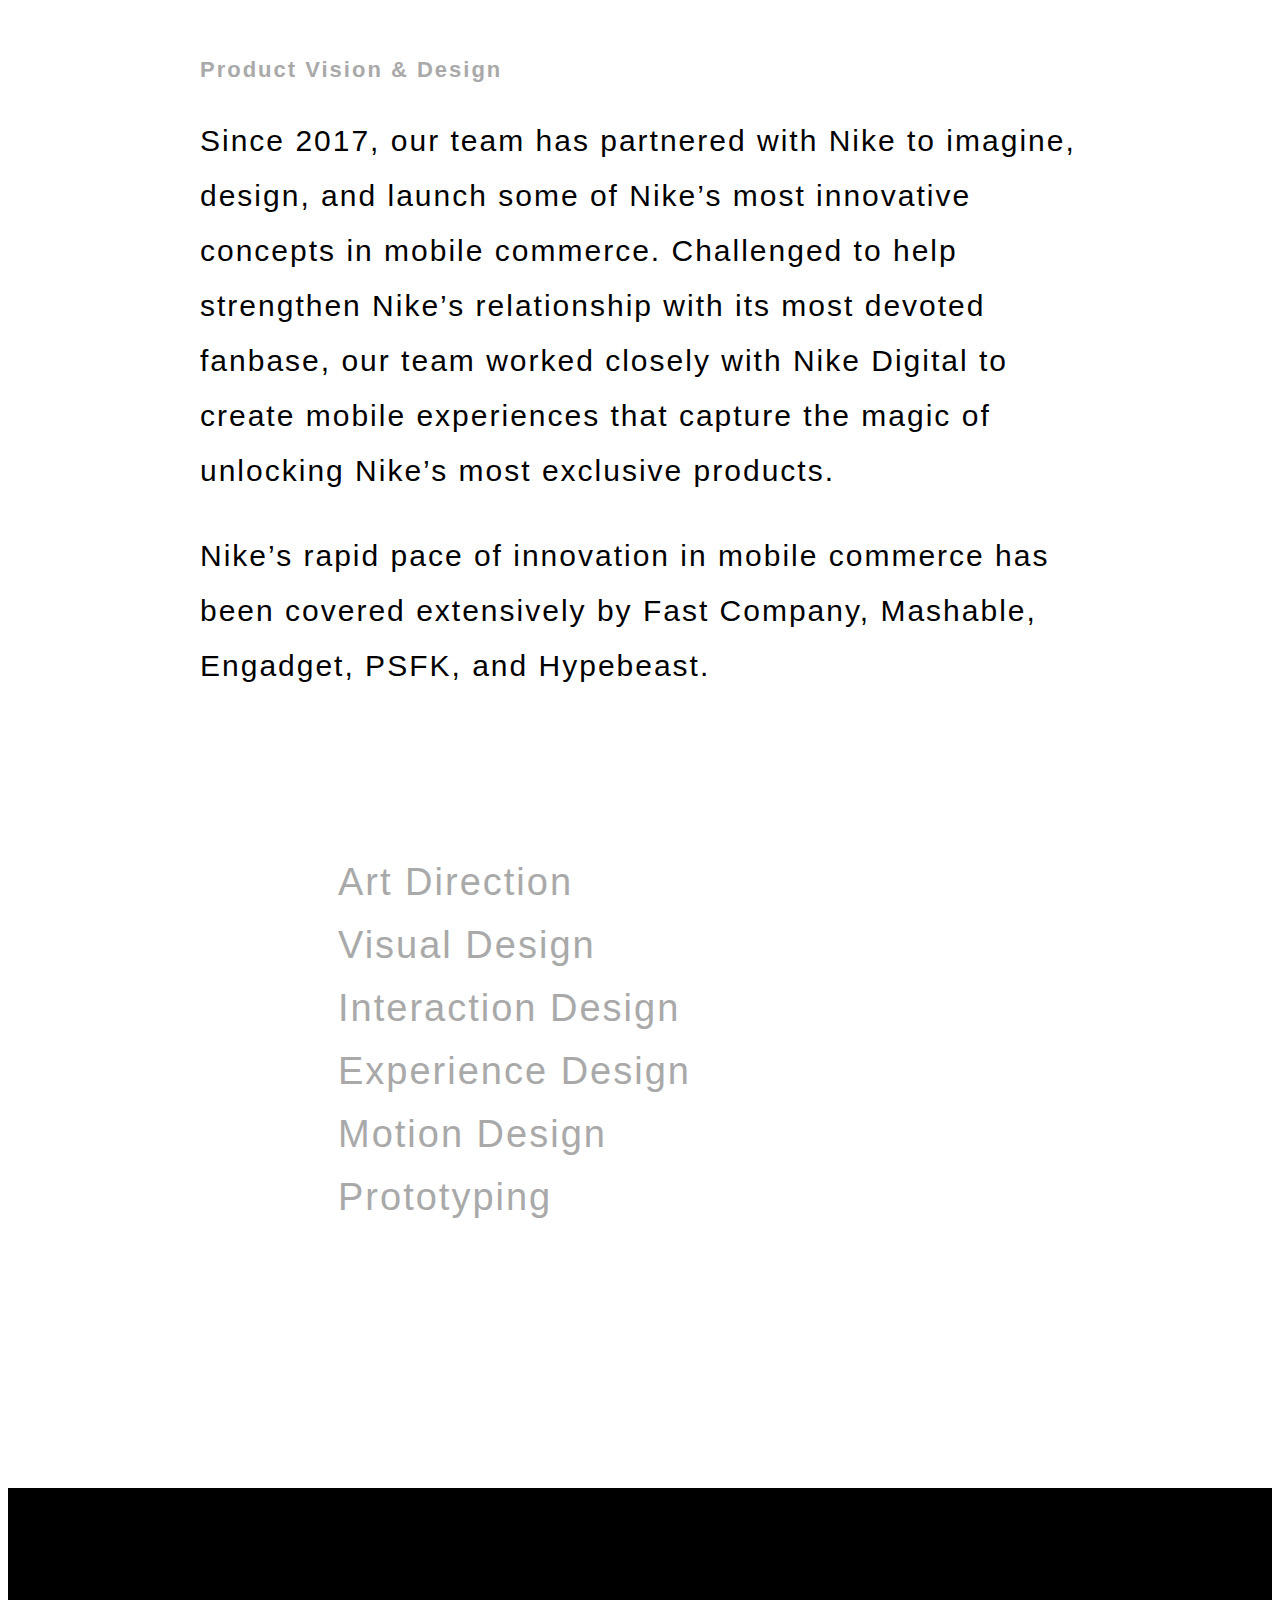
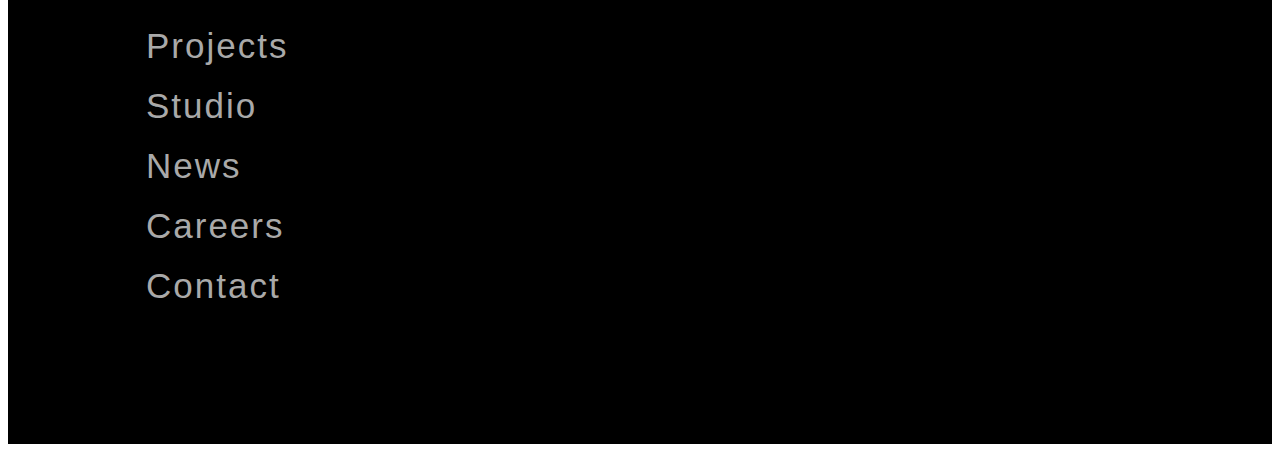
<file: nike/index.html>
<!DOCTYPE html>
<html>

<head>
    <meta charset="utf-8">
    <title>Nike digital</title>
    <link rel="stylesheet" href="nikedigital.css">
</head>

<body>
    <div class="cajaSuperior">

        <ul style="list-style-type: none;">
            <li><a href="#anclaCentro">Nike Digital</a></li>
            <li><a href="#anclaMedio">Team</a></li>
            <li><a href="#anclaBajo">Other</a></li>
        </ul>
    </div>
    <a name="anclaCentro"></a>
    <div class="cajaCentral">
        <h1>Nike<br>Digital</h1>
        <h2>Product Vision & Design</h2>

        <p>
            Since 2017, our team has partnered with Nike to imagine, design, and launch some of Nike’s most innovative
            concepts in mobile commerce. Challenged to help strengthen Nike’s relationship with its most devoted
            fanbase, our team worked closely with Nike Digital to create mobile experiences that capture the magic of
            unlocking Nike’s most exclusive products.
        </p>

        <p>
            Nike’s rapid pace of innovation in mobile commerce has been covered extensively by Fast Company, Mashable,
            Engadget, PSFK, and Hypebeast.
        </p>
        <a name="anclaMedio"></a>
        <div class="cajaCasiInferior">
            <ul>
                <a class="noenlace" href="#">
                    <li>Art Direction</li>
                </a>
                <a class="enlace" href="https://easda.es">
                    <li>Visual Design</li>
                </a>
                <a class="enlace" href="https://easda.es/?page_id=6905" target="_blank">
                    <li>Interaction Design</li>
                </a>
                <a class="enlace" href="imgs/lata negra.jpg">
                    <li>Experience Design</li>
                </a>
                <a class="noenlace" href="#">
                    <li>Motion Design</li>
                </a>
                <a class="noenlace" href="">
                    <li>Prototyping</li>
                </a>
            </ul>
        </div>
        <a name="anclaBajo"></a>
    </div>

    <div class="cajaInferior">
        <ul>
            <li>Projects</li>
            <li>Studio</li>
            <li>News</li>
            <li>Careers</li>
            <li>Contact</li>
        </ul>
    </div>
</body>

</html>
</file>
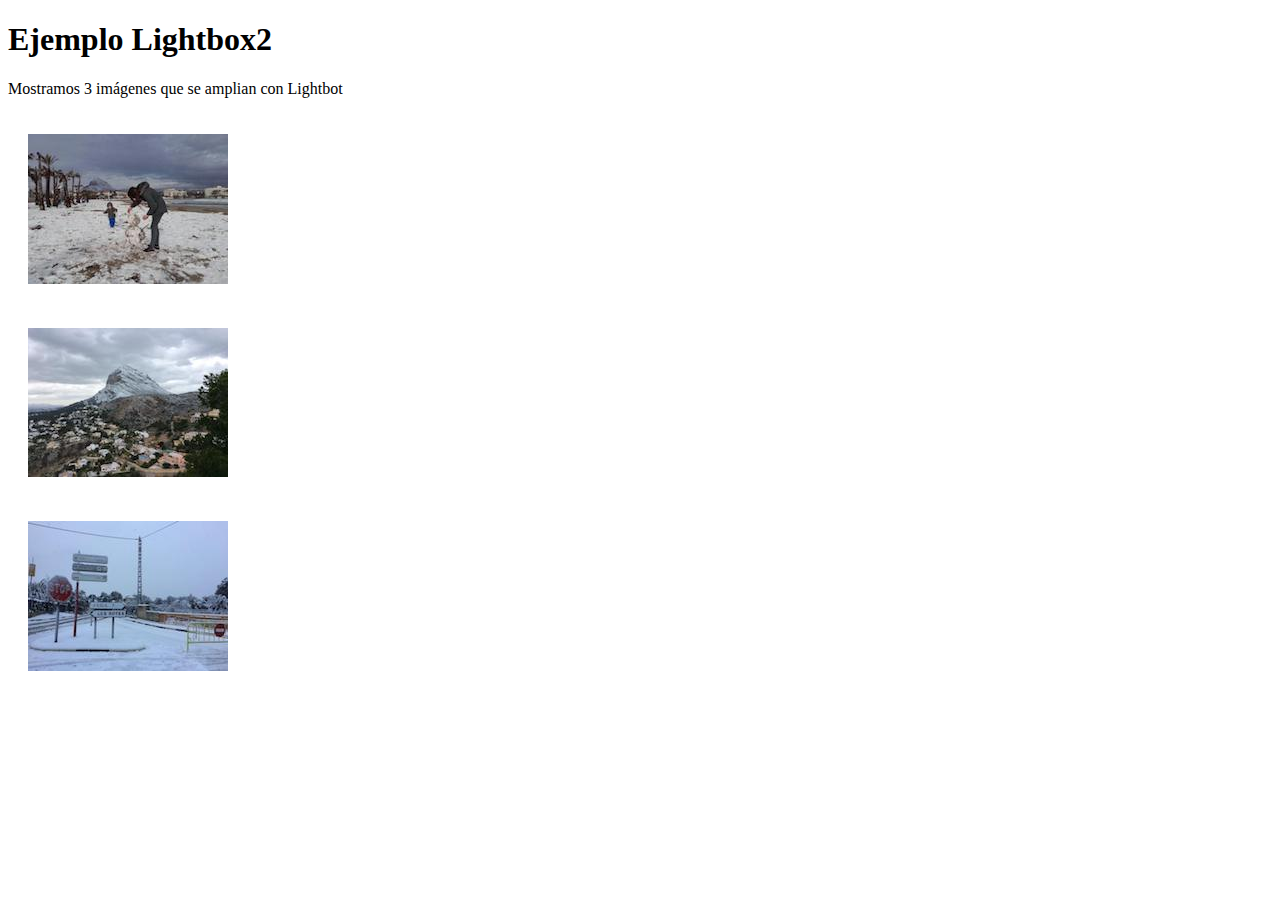
<file: galeria/ejemplo_lightbox.html>
<!DOCTYPE html>
<html>

<head>
    <meta charset="utf-8">
    <link rel="stylesheet" href="lightbox2/css/lightbox.min.css">    
    <link rel="stylesheet" href="ejemplo.css">
</head>

<body>
    <div class="pagina">
        <h1>Ejemplo Lightbox2</h1>
        <p>Mostramos 3 imágenes que se amplian con Lightbot</p>
        <!-- véase cómo las imágenes sobre las que pulsamos son una versión de menor tamaño que las que se amplían-->
        <div>
            <a href="fotos/arenal.jpg" data-lightbox="ejemplo" data-title="Pulsa a la derecha para avanzar o a la izquierda para retroceder, escape para cerrar">
                <img src="fotos/arenal_small.jpg" alt="Playa del Arenal, Xàbia">
            </a>
        </div>
        <div>
            <a href="fotos/montgo.jpg" data-lightbox="ejemplo" data-title="Pulsa a la derecha para avanzar o a la izquierda para retroceder, escape para cerrar">
                <img src="fotos/montgo_small.jpg" alt="Montgó, Denia">
            </a>
        </div>
        <div>
            <a href="fotos/rotes.jpg" data-lightbox="ejemplo" data-title="Pulsa a la derecha para avanzar o a la izquierda para retroceder, escape para cerrar">
                <img src="fotos/rotes_small.jpg" alt="Carretera a Les Rotes, Denia">
            </a>
        </div>
    </div>
    <script src="lightbox2/js/lightbox-plus-jquery.min.js"></script>
</body>

</html>
</file>
<file: estilos.css>
body {
    font-family: Verdana ,Helvetica, Arial, sans-serif;
    letter-spacing: 1px; 
}

.enlaces li {
    display: inline;
    text-align: center;
}

.enlaces{
    margin-bottom: 6vw;
}

li {
    padding: 2vw;
    color: darkgray;
}

ul {
    list-style: none; 
    padding: 23vw;
    text-align: center;
}

a {
    text-decoration: none;
    outline: none;
    color: rgb(250, 165, 86);
    font-family: 'Trebuchet MS', 'Lucida Sans Unicode', 'Lucida Grande', 'Lucida Sans', Arial, sans-serif;
    font-size: 40px;
}

a:hover {
    color: rgb(27, 78, 189);
}

a:hover.enlace {
    text-decoration: underline;
    color: black;
}

.titulares{
    color: azure;
    width: 80vw;
    height: 37vh;
    background-size: cover; 
    margin-top: 0;
    margin-bottom: 4vw;
    padding: 10vw;
}
</file>
<file: adobeweb/main.css>
*{
    font-family: Arial, Helvetica, sans-serif;
}

body {
    margin: 0;
    padding: 0;
}

main {
    background-image: url(imgs/fondo-1400x860.jpg);
    background-size: cover;
    height: 750px;
}

h1{
    font-size: 30px;
}

button{
    background-color: rgb(0, 132, 255);
    color: white;
}

.masinfo{
    color: rgb(0, 132, 255);
}

.cosmos{
    font-size: 22px;
    padding-left: 5vw;
}

.creado {
    padding-left: 5vw;
}

footer{
    padding: 0;
}

header #logo {
    position: fixed;
    top: 0;
    left: 50px;
}

#logo > img {
    width: 50px;
    height: auto;
}

header nav {
    padding-top: 10px;
}

nav {
    height: 50px;
    color: green;
}

nav li {
    display: inline-block;    
}

header nav li {
    width: 20ex;
    text-transform: uppercase;
}

header nav {
    position: fixed;
    top: 0;
    right: 50px;
}

.principal {
    color: white;
    font-size: 14px;
    padding: 0;
    padding-top: 30px;
    margin: -12px;
    opacity: 40%;
}

.secundario{
    color: yellow;
    font-size: 14px;
}

.terciario {
    color: white;
    font-size: 14px;
    margin: 10px;
    padding: 10px;
}

ul{
    margin: 0;
}

footer {
    background-color: rgb(75, 75, 75);
    height: 55px;
}

main #texto {
    padding-top: 9em;
    padding-left: 50px; 
    padding-right: 100px;
    width: 50%;
    box-sizing: border-box;
}

main #texto > * {
    padding: 1px;
}

main a {
    text-decoration: none;
}

main #leyendaImagen {
    width: 50%;
    padding-left: 50%;
    padding-top: 4%;
    text-align: start;
}

#leyendaImagen img {
    width: 2em;
    height: auto;
}

#logos img {
    width: 3em;
    height: auto;
    padding-top: 12px;
}

#leyendaImagen hr {
    border-color: black;
    border-width: 1px;
    border-style: solid;
    width: 80%;
}
</file>
<file: El país/elpais.css>
body {
    font-family: Verdana ,Helvetica, Arial, sans-serif;
    letter-spacing: 1px; 
}

* {
    padding: 0;
    margin: 0;
}

.capitular {
    font-size: 75px;
    font-family: Arial, Helvetica, sans-serif;
    font-weight: bold; 

}

.cabecera {
    width: 100vw;
}

.imagen1 {
    width: 100vw;
    height: 50vw;
}

.imagenes {
    width: 60vw;
    margin: 2vw;
    margin-left: 20vw;
    margin-right: 25vw;
}

.imagenBanner {
    width: 39vw;
    margin: 2vw;
    margin-left: 31vw;
}

.imagenT {
    width: 12vw;
    margin-left: 1vw;
    margin-right: 4vw;
}

.logos {
    width: 11vw;
    margin-left: 44vw;
    margin-top: 2vw;
}

.seisLogos {
    width: 29vw;
    margin-top: 2vw;
}

.titulares {
    text-align: center;
}

.azul {
    font-size: 10px;
    font-family: Arial, Helvetica, sans-serif;
    color: blue; 
}

h1 {
    font-size: 55px;
    font-family: serif;
    margin-top: 4vw;
    margin-left: 25vw;
    margin-right: 25vw;
}

h2 {
    font-size: 14px;
    font-family: sans-serif;
    font-weight: 500;
    margin-top: 1vw;
    margin-left: 30vw;
    margin-right: 30vw;
    padding: 2vw;
}

h3{
    font-size:11px;
    font-family: 'Segoe UI', Tahoma, Geneva, Verdana, sans-serif;
    color: lightslategray;
    margin-top: 3vw;
    margin-left: 15vw;
    margin-right: 15vw;
}


h4{
    font-size: 9px;
    font-family: 'Segoe UI', Tahoma, Geneva, Verdana, sans-serif;
    color: lightslategray;
    margin-left: 15vw;
    margin-right: 15vw;
    margin-bottom: 2vw;
    padding: 1vw;
}

h5 {
    font-size: 9px;
    font-family: Arial, Helvetica, sans-serif;
    margin-left: 31vw;
    margin-right: 30vw;
    margin-top: 1vw;
    padding: 1vw;
    background-color: lightgray;
}

h6{
    font-size: 9px;
    font-family: Arial, Helvetica, sans-serif;
    margin-left: 31vw;
    margin-right: 30vw;
    margin-top: 1vw;
}

p {
    font-size: 13px;
    font-family: sans-serif;
    margin-left: 30vw;
    margin-right: 30vw;
    padding: 1vw;
    line-height: 150%;
}

.negrita{
    font-weight: bold;   
}

.titularNegrita {
    font-size: 14px;
    font-weight: bold;
    margin-left: 29vw;
    margin-right: 29vw;
    padding: 2vw;
}

.azul{
    color: royalblue;
}

ul{
    display: inline-block;
    list-style: none; 
}

hr{
    size: 2px;
    color: black;
    margin-left: 31vw;
    margin-right: 30vw;
    margin-top: 1vw;
}

.textosFinales{
    color: gray;
    font-size: 10px;
    font-family: Arial, Helvetica, sans-serif;
    margin-left: 31vw;
    margin-right: 30vw;
    margin-bottom: 30vw;
    opacity: 80%;
}
</file>
<file: elpais/elpais.css>
body{
    font-family: Verdana ,Helvetica, Arial, sans-serif;
    letter-spacing: 1px; 
}

* {
    padding: 0;
    margin: 0;
}

.capitular{
    font-size: 75px;
    font-family: Arial, Helvetica, sans-serif;
    font-weight: bold; 
}

.cabecera{
    width: 100vw;
    height: auto;
}

.imagen1{
    width: 100vw;
    height: auto;
}

.imagenes{
    width: 60vw;
    margin-left: 21vw;
    margin-right: 25vw;
}

.imagenBanner{
    width: 40vw;
    margin-left: 30vw;
    margin-right: 25vw;
    margin-top: 2vw;
}

.imagenT{
    width: 12vw;
    margin-left: 1vw;
    margin-right: 4vw;
}

.logos{
    width: 11vw;
    margin-left: 44vw;
    margin-top: 2vw;
}

.seisLogos{
    width: 29vw;
    margin-top: 2vw;
}

.titulares{
    text-align: center;
}

.azul{
    font-size: 10px;
    font-family: Arial, Helvetica, sans-serif;
    color: blue; 
}

li{
    font-size: 13px;
    font-family: sans-serif;
    width: 40vw;
    margin-left: auto;
    margin-right: auto;
    padding: 1vw;
    line-height: 150%;
}

h1{
    font-size: 55px;
    font-family: 'Times New Roman', Times, serif;
    margin-left: 20vw;
    margin-right: 20vw;
}

h2{
    font-size: 14px;
    font-family: sans-serif;
    font-weight: 500;
    margin-top: 1vw;
    margin-left: 30vw;
    margin-right: 30vw;
    padding: 2vw;
}

h3{
    font-size:11px;
    font-family: 'Segoe UI', Tahoma, Geneva, Verdana, sans-serif;
    color: lightslategray;
    margin-top: 3vw;
    margin-left: 15vw;
    margin-right: 15vw;
}


h4{
    font-size: 9px;
    font-family: 'Segoe UI', Tahoma, Geneva, Verdana, sans-serif;
    color: lightslategray;
    margin-left: 15vw;
    margin-right: 15vw;
    margin-bottom: 2vw;
    padding: 1vw;
}

h5 {
    font-size: 9px;
    font-family: Arial, Helvetica, sans-serif;
    width: 38vw;
    margin-left: auto;
    margin-right: auto;
    margin-top: 1vw;
    padding: 1vw;
    background-color: lightgray;
}

h6{
    font-size: 9px;
    font-family: Arial, Helvetica, sans-serif;
    margin-left: 31vw;
    margin-right: 30vw;
    margin-top: 1vw;
}

p {
    font-size: 13px;
    font-family: sans-serif;
    width: 40vw;
    margin-left: auto;
    margin-right: auto;
    padding: 1vw;
    line-height: 150%;
}

.titularNegrita {
    font-size: 14px;
    font-weight: bold;
    margin-left: 28vw;
    margin-right: 28vw;
    padding: 2vw;
}

.azul{
    color: royalblue;
}

ul{
    margin-left: 25vw;
    margin-right: 25vw;
    list-style: none;
}

hr{
    size: 2px;
    color: black;
    margin-left: 31vw;
    margin-right: 30vw;
    margin-top: 1vw;
}

.textosFinales{
    color: gray;
    font-size: 10px;
    font-family: Arial, Helvetica, sans-serif;
    width: 40vw;
    margin-left: auto;
    margin-right: auto;
    margin-bottom: 30vw;
    opacity: 80%;
}
</file>
<file: galeria/estilos.css>
*{
    box-sizing: border-box;
}

body{
    margin: 0;
    padding: 0;
}

img{
    width: 100%;
    filter: saturate(1);
}

a:hover img {
    filter: saturate(0);
}

.row{
    display: flex;
    padding: 5px;
    flex-wrap: wrap;
    margin-left: 7vw;
    margin-right: 7vw;
}

.column{
    flex: 25%;
    padding: 5px;
}

.column img{
    margin-top: 5px;
}

@media (max-width: 600px) {
    .column{
        flex: 50%;
    } 
}

@media (max-width: 600px) {
    .column{
        flex: 100%;
    } 
}

h1 {
    text-align: center;
    font-size: 55px;
    font-family: "Arial Black", sans-serif;
    padding-top: 3vw;
}

h2 {
    text-align: center;
    font-size: 28px;
    color: rgb(59, 61, 63);
    font-family: 'Trebuchet MS', 'Lucida Sans Unicode', 'Lucida Grande', 'Lucida Sans', Arial, sans-serif;
    padding-bottom: 6vw;
}
</file>
<file: galería/estilos.css>
*{
    box-sizing: border-box;
}

body{
    margin: 0;
    padding: 0;
}

img{
    width: 100%;
    display: block;
    transition: .5s ease;
    filter: saturate(1);
    backface-visibility: hidden;
    border-radius: 5%;
}

a:hover img {
    filter: saturate(0);
}

.row{
    display: flex;
    padding: 5px;
    flex-wrap: wrap;
    margin-left: 7vw;
    margin-right: 7vw;
}

.column{
    flex: 25%;
    padding: 5px;
}

.column img{
    margin-top: 5px;
}

@media (max-width: 600px) {
    .column{
        flex: 50%;
    } 
}

@media (max-width: 600px) {
    .column{
        flex: 100%;
    } 
}

h1 {
    text-align: center;
    font-size: 55px;
    font-family: "Arial Black", sans-serif;
    padding-top: 3vw;
}

h2 {
    text-align: center;
    font-size: 28px;
    color: rgb(116, 116, 116);
    font-family: 'Trebuchet MS', 'Lucida Sans Unicode', 'Lucida Grande', 'Lucida Sans', Arial, sans-serif;
    padding-bottom: 6vw;
}

.centro {
    transition: .10s ease;
    opacity: 0;
    position: absolute;
    top: 50%;
    left: 50%;
    transform: translate(-50%, -50%);
    -ms-transform: translate(-50%, -50%)
  }

.contenedor {
        position: sticky;
        width: 100%;
        font-family: Impact, Haettenschweiler, 'Arial Narrow Bold', sans-serif;
    }

  .contenedor:hover .img {
    opacity: 0.3;
  }
  
  .contenedor:hover .centro {
    opacity: 1;
  }

  .texto {
    background-color: #ebf190;
    opacity: 80%;
    color: black;   
    font-size: 16px;
    padding: 16px 30px;
  }

  .menu{
    list-style: none;
    padding: 0;
    background: white;
    width: 90%;
    max-width: 1000px;
    margin: auto;
    position: sticky;
    top: 0;
    left: 0;
    z-index: 2;
}

.menu li a{
    text-decoration: none;
    color: rgb(116, 116, 116);
    padding: 20px;
    display: block;
    font-family: 'Trebuchet MS', 'Lucida Sans Unicode', 'Lucida Grande', 'Lucida Sans', Arial, sans-serif;
}

.menu li{
    display: inline-block;
    text-align: center;
}

.menu li a:hover {
    background: #e8e8e8;
}
</file>
<file: nike/nikedigital.css>
body {
    font-family: Verdana ,Helvetica, Arial, sans-serif;
    letter-spacing: 2px;    
}

.cajaSuperior li {
    display: inline;
}

.cajaSuperior {
    width: 100vw;
    height: 100vh;
    background-image: url(imgs/fondo.jpg);
    background-size: cover; 
    padding: 10vw;
}

.cajaCentral {
    height: 100vh;
    padding: 15vw;
}

.cajaCasiInferior {
    height: 100vh;
    font-size: 26px;
}

.cajaInferior {
    background-color: black;
    background-size: cover;
    margin-top: 50vw;
}

.cajaInferior li{
    font-size: 35px;
}

h1 {
    font-size: 84px;
    line-height: 94px;
    font-family: 'Gill Sans', 'Gill Sans MT', Calibri, 'Trebuchet MS', sans-serif;
}

h2 {
    font-size: 22px;
    color: darkgray;
}

p {
    font-size: 30px;
    line-height: 55px;
    font-weight: 100px;
}

ul {
    list-style: none; 
    padding: 10vw;
}

li {
    padding: 10px;
    color: darkgray;
}

a {
    text-decoration: none;
    outline: none;
    font-family: 'Trebuchet MS', 'Lucida Sans Unicode', 'Lucida Grande', 'Lucida Sans', Arial, sans-serif;
    color: red;
    font-size: 38px;
}

a:hover {
    color: white;
}

a:hover.enlace {
    text-decoration: underline;
    color: darkgreen;
}

a:hover.noenlace {
    text-decoration: line-through;
    color: red;
}
</file>
<file: galeria/ejemplo.css>
img {
    width: 200px;
    margin: 20px;
}
</file>
